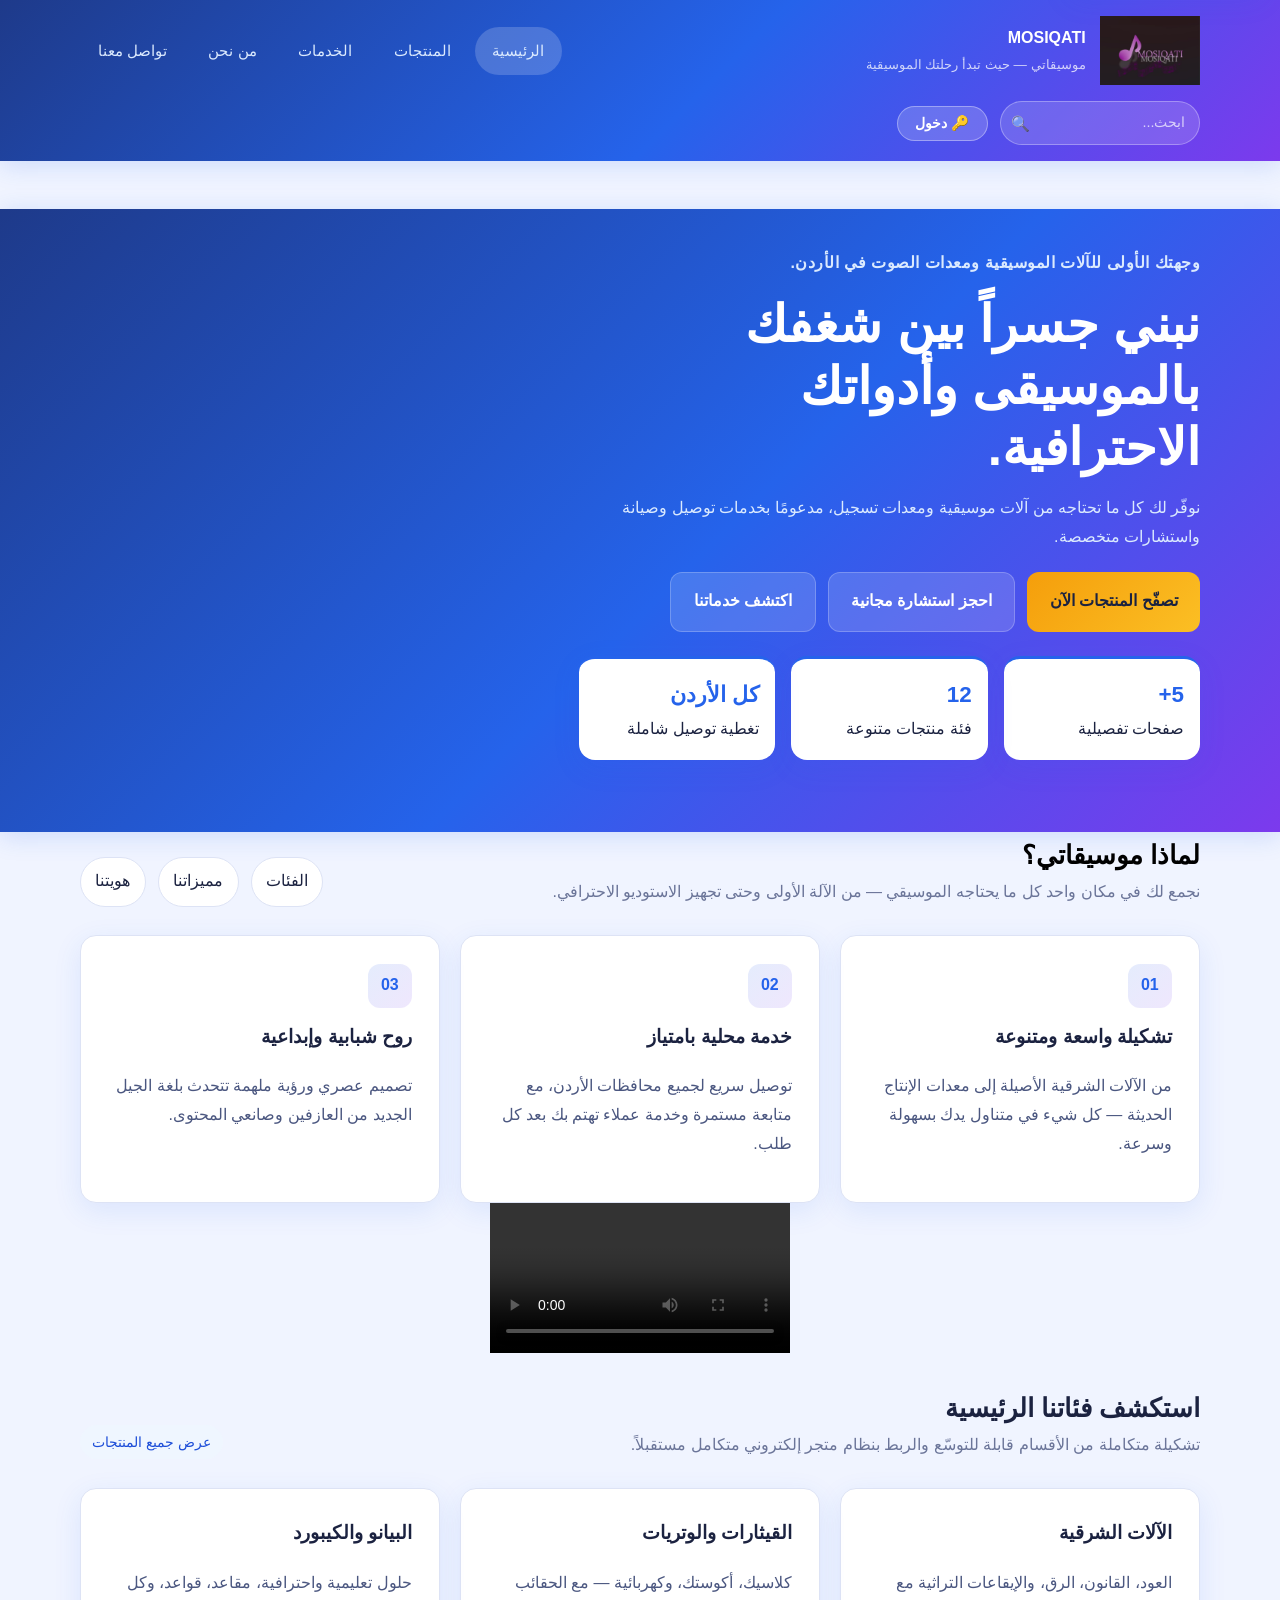
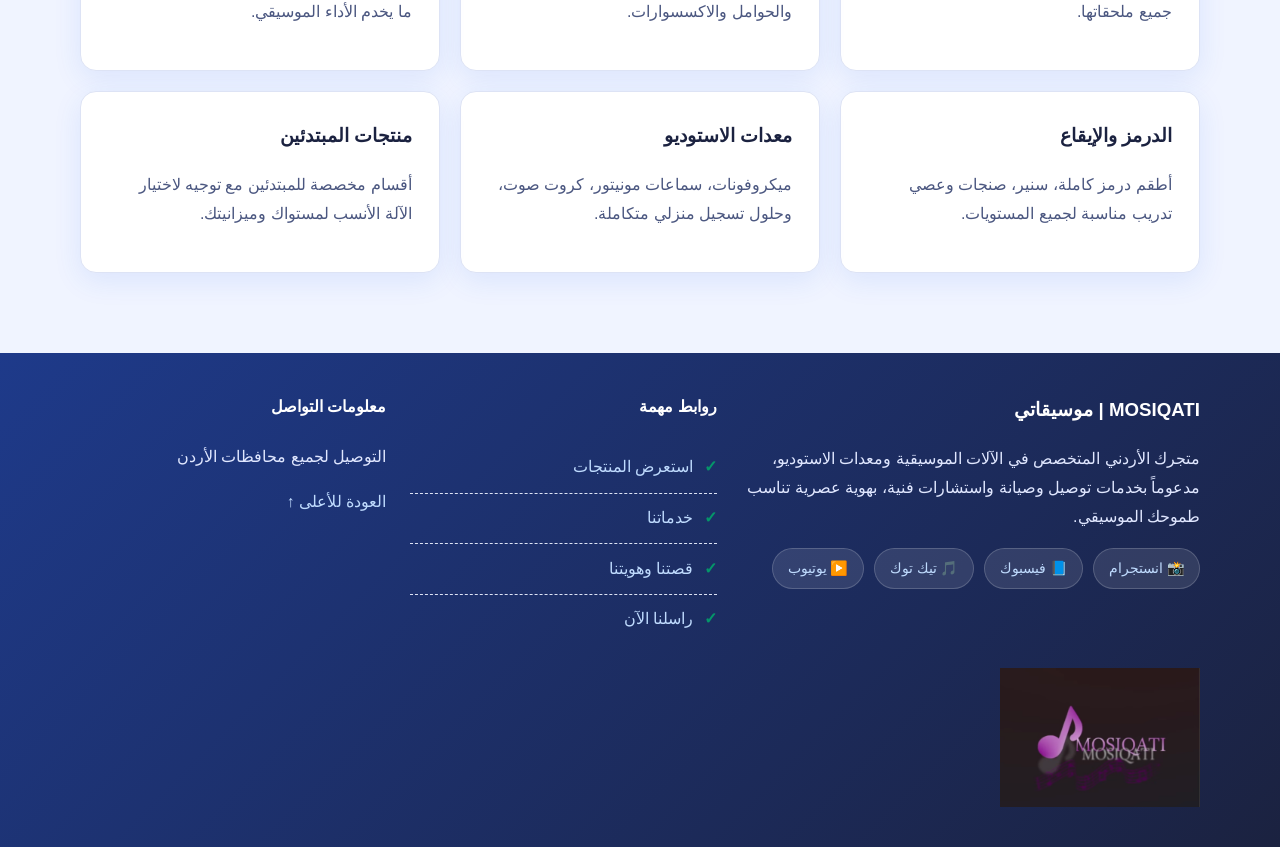
<file: index.html>
<!DOCTYPE html>
<html lang="ar" dir="rtl">
<head>
  <meta charset="UTF-8">
  <meta name="viewport" content="width=device-width, initial-scale=1.0">
  <title>الرئيسية | موسيقاتي MOSIQATI</title>
  <meta name="description" content="واجهتك الرقمية لعالم الموسيقى في الأردن — آلات، معدات، وخدمات احترافية.">
  <link rel="stylesheet" href="styles.css">
  <link rel="icon" href="Image/Screenshot 2026-02-21 2.33.18 PM - Copy.png">
</head>
<body>
  <a href="#main-content" class="skip-link">الانتقال للمحتوى الرئيسي</a>

  <!-- ══ مودال تسجيل الدخول ══ -->
  <div id="login-modal" class="modal-overlay" role="dialog" aria-modal="true" aria-label="تسجيل الدخول">
    <div class="modal-box">
      <button class="modal-close" onclick="closeLogin()" aria-label="إغلاق">✕</button>
      <h2>🔐 تسجيل الدخول</h2>
      <form id="login-form" autocomplete="on" novalidate>
        <label for="login-user">اسم المستخدم أو البريد الإلكتروني</label>
        <input id="login-user" type="text" placeholder="أدخل اسم المستخدم" autocomplete="username" required>
        <label for="login-pass">كلمة المرور</label>
        <input id="login-pass" type="password" placeholder="أدخل كلمة المرور" autocomplete="current-password" required>
        <div id="login-error" class="error-msg">يرجى إدخال اسم المستخدم وكلمة المرور.</div>
        <button class="btn btn-primary" type="submit" style="width:100%">دخول</button>
      </form>
    </div>
  </div>

  <header class="topbar">
    <div class="container navbar">
      <a class="brand" href="index.html" aria-label="العودة للصفحة الرئيسية">
        <!-- شعار SVG للحفاظ على الجودة عند التكبير والتصغير -->
          <img src="Image/Screenshot 2026-02-21 2.33.18 PM.png" alt="الشعار الرسمي لموقع موسيقاتي" width="100">
        <span>
          MOSIQATI
          <small>موسيقاتي — حيث تبدأ رحلتك الموسيقية</small>
        </span>
      </a>

      <nav aria-label="القائمة الرئيسية">
        <ul class="nav-links">
          <li><a class="active" href="index.html">الرئيسية</a></li>
          <li><a class="" href="products.html">المنتجات</a></li>
          <li><a class="" href="services.html">الخدمات</a></li>
          <li><a class="" href="about.html">من نحن</a></li>
          <li><a class="" href="contact.html">تواصل معنا</a></li>
        </ul>
      </nav>

      <div class="navbar-actions" style="display:flex;align-items:center;gap:.75rem;flex-shrink:0">
        <!-- شريط البحث -->
        <div class="search-wrap">
          <span class="search-icon" aria-hidden="true">🔍</span>
          <input id="global-search" type="search" placeholder="ابحث..." autocomplete="off" aria-label="بحث في الموقع">
          <div id="search-results" role="listbox" aria-label="نتائج البحث"></div>
        </div>
        <!-- زر تسجيل الدخول -->
        <button class="btn-login" onclick="openLogin()" aria-label="تسجيل الدخول">🔑 دخول</button>
      </div>
    </div>
  </header>

  <main id="main-content">

    <section class="topbar">
      <div class="container hero" id="top">
        <div>
          <p class="eyebrow">وجهتك الأولى للآلات الموسيقية ومعدات الصوت في الأردن.</p>
          <h1>نبني جسراً بين شغفك بالموسيقى وأدواتك الاحترافية.</h1>
          <p>
            نوفّر لك كل ما تحتاجه من آلات موسيقية ومعدات تسجيل، مدعومًا بخدمات توصيل وصيانة واستشارات متخصصة.
          </p>

          <div class="hero-actions">
            <a class="btn btn-primary" href="products.html">تصفّح المنتجات الآن</a>
            <a class="btn btn-secondary" href="contact.html">احجز استشارة مجانية</a>
            <a class="btn btn-secondary" href="services.html">اكتشف خدماتنا</a>
          </div>

          <div class="hero-stats" aria-label="أرقام تعريفية">
            <article class="stat">
              <strong>5+</strong>
              صفحات تفصيلية
            </article>
            <article class="stat">
              <strong>12</strong>
              فئة منتجات متنوعة
            </article>
            <article class="stat">
              <strong>كل الأردن</strong>
              تغطية توصيل شاملة
            </article>
          </div>
        </div>
      </div>
    </section>

    <section class="container">
      <div class="section-head">
        <div>
          <h2 style="font-family:arial; color:rgb(0, 0, 0);">لماذا موسيقاتي؟</h2>
          <p>نجمع لك في مكان واحد كل ما يحتاجه الموسيقي — من الآلة الأولى وحتى تجهيز الاستوديو الاحترافي.</p>
        </div>
        <div class="anchor-links" aria-label="روابط أقسام الصفحة">
          <a href="#collections">الفئات</a>
          <a href="#why-us">مميزاتنا</a>
          <a href="#brand">هويتنا</a>
        </div>
      </div>

      <div class="grid grid-3" id="why-us">
        <article class="card">
          <div class="icon-dot">01</div>
          <h3>تشكيلة واسعة ومتنوعة</h3>
          <p>من الآلات الشرقية الأصيلة إلى معدات الإنتاج الحديثة — كل شيء في متناول يدك بسهولة وسرعة.</p>
        </article>

        <article class="card">
          <div class="icon-dot">02</div>
          <h3>خدمة محلية بامتياز</h3>
          <p>توصيل سريع لجميع محافظات الأردن، مع متابعة مستمرة وخدمة عملاء تهتم بك بعد كل طلب.</p>
        </article>

        <article class="card">
          <div class="icon-dot">03</div>
          <h3>روح شبابية وإبداعية</h3>
          <p>تصميم عصري ورؤية ملهمة تتحدث بلغة الجيل الجديد من العازفين وصانعي المحتوى.</p>
        </article>
      </div>
    </section>

    <video style="display: block; margin: auto;" controls>
      <source src="Video/حل الرسوم الفيديوخلبءلات.mp4" width="100">
    </video>

    <section class="container" id="collections" style="margin-top:2rem">
      <div class="section-head">
        <div>
          <h2>استكشف فئاتنا الرئيسية</h2>
          <p>تشكيلة متكاملة من الأقسام قابلة للتوسّع والربط بنظام متجر إلكتروني متكامل مستقبلاً.</p>
        </div>
        <a class="pill" href="products.html">عرض جميع المنتجات</a>
      </div>

      <div class="grid grid-3">
        <article class="card">
          <h3>الآلات الشرقية</h3>
          <p>العود، القانون، الرق، والإيقاعات التراثية مع جميع ملحقاتها.</p>
        </article>
        <article class="card">
          <h3>القيثارات والوتريات</h3>
          <p>كلاسيك، أكوستك، وكهربائية — مع الحقائب والحوامل والاكسسوارات.</p>
        </article>
        <article class="card">
          <h3>البيانو والكيبورد</h3>
          <p>حلول تعليمية واحترافية، مقاعد، قواعد، وكل ما يخدم الأداء الموسيقي.</p>
        </article>
        <article class="card">
          <h3>الدرمز والإيقاع</h3>
          <p>أطقم درمز كاملة، سنير، صنجات وعصي تدريب مناسبة لجميع المستويات.</p>
        </article>
        <article class="card">
          <h3>معدات الاستوديو</h3>
          <p>ميكروفونات، سماعات مونيتور، كروت صوت، وحلول تسجيل منزلي متكاملة.</p>
        </article>
        <article class="card">
          <h3>منتجات المبتدئين</h3>
          <p>أقسام مخصصة للمبتدئين مع توجيه لاختيار الآلة الأنسب لمستواك وميزانيتك.</p>
        </article>
      </div>
    </section>

  </main>

  <footer class="footer">
    <div class="container footer-grid">
      <section>
        <h3>MOSIQATI | موسيقاتي</h3>
        <p>
          متجرك الأردني المتخصص في الآلات الموسيقية ومعدات الاستوديو،
          مدعوماً بخدمات توصيل وصيانة واستشارات فنية، بهوية عصرية تناسب طموحك الموسيقي.
        </p>
        <!-- روابط التواصل الاجتماعي -->
        <div class="social-links">
          <a class="social-link" href="https://www.instagram.com" target="_blank" rel="noopener" aria-label="انستجرام موسيقاتي">📸 انستجرام</a>
          <a class="social-link" href="https://www.facebook.com" target="_blank" rel="noopener" aria-label="فيسبوك موسيقاتي">📘 فيسبوك</a>
          <a class="social-link" href="https://www.tiktok.com" target="_blank" rel="noopener" aria-label="تيك توك موسيقاتي">🎵 تيك توك</a>
          <a class="social-link" href="https://www.youtube.com" target="_blank" rel="noopener" aria-label="يوتيوب موسيقاتي">▶️ يوتيوب</a>
        </div>
      </section>

      <section>
        <h4>روابط مهمة</h4>
        <ul class="list-check">
          <li><a href="products.html">استعرض المنتجات</a></li>
          <li><a href="services.html">خدماتنا</a></li>
          <li><a href="about.html">قصتنا وهويتنا</a></li>
          <li><a href="contact.html">راسلنا الآن</a></li>
        </ul>
      </section>

      <section>
        <h4>معلومات التواصل</h4>
        <p>التوصيل لجميع محافظات الأردن</p>
        <p><a href="#top">العودة للأعلى ↑</a></p>
      </section>
      <img src="Image/Screenshot 2026-02-21 2.33.18 PM.png" alt="شعار متجر موسيقاتي للآلات الموسيقية" width="200" loading="lazy">
    </div>
  </footer>

  <script src="enhancements.js"></script>
</body>
</html>
</file>
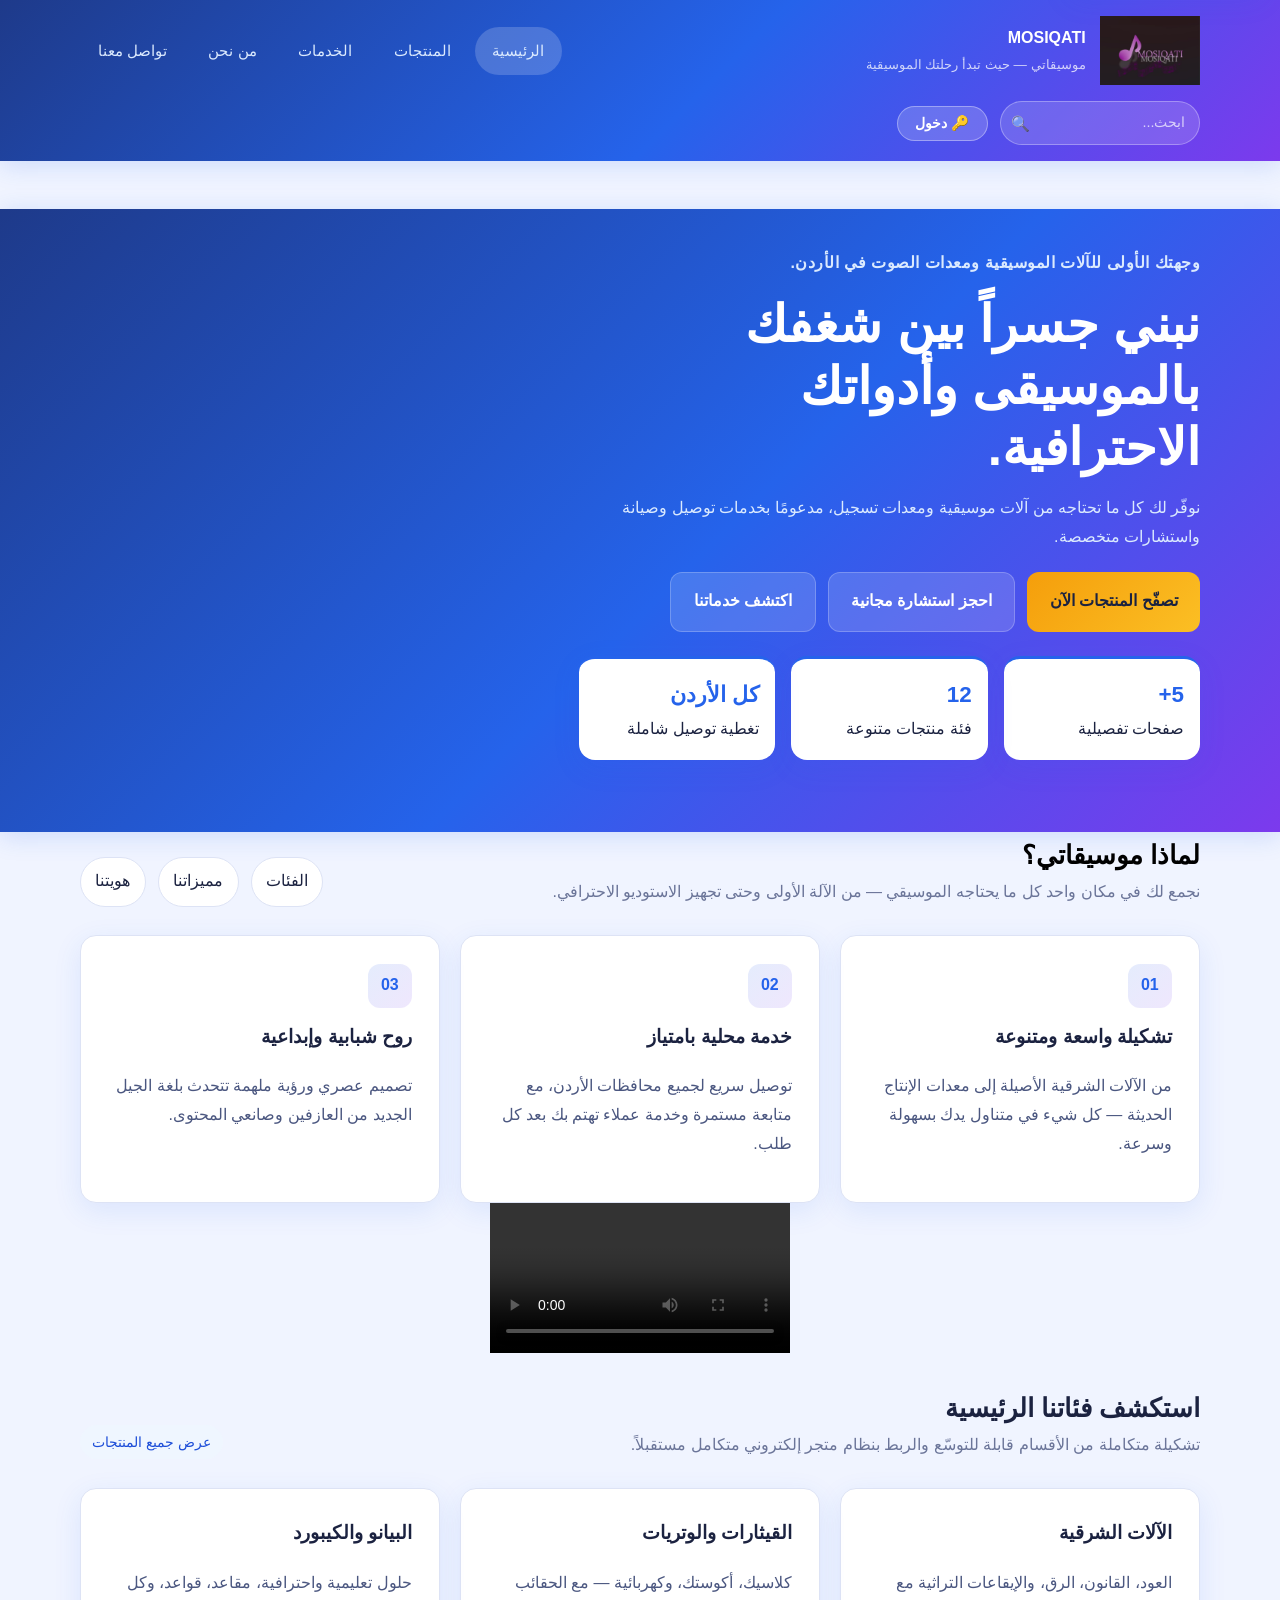
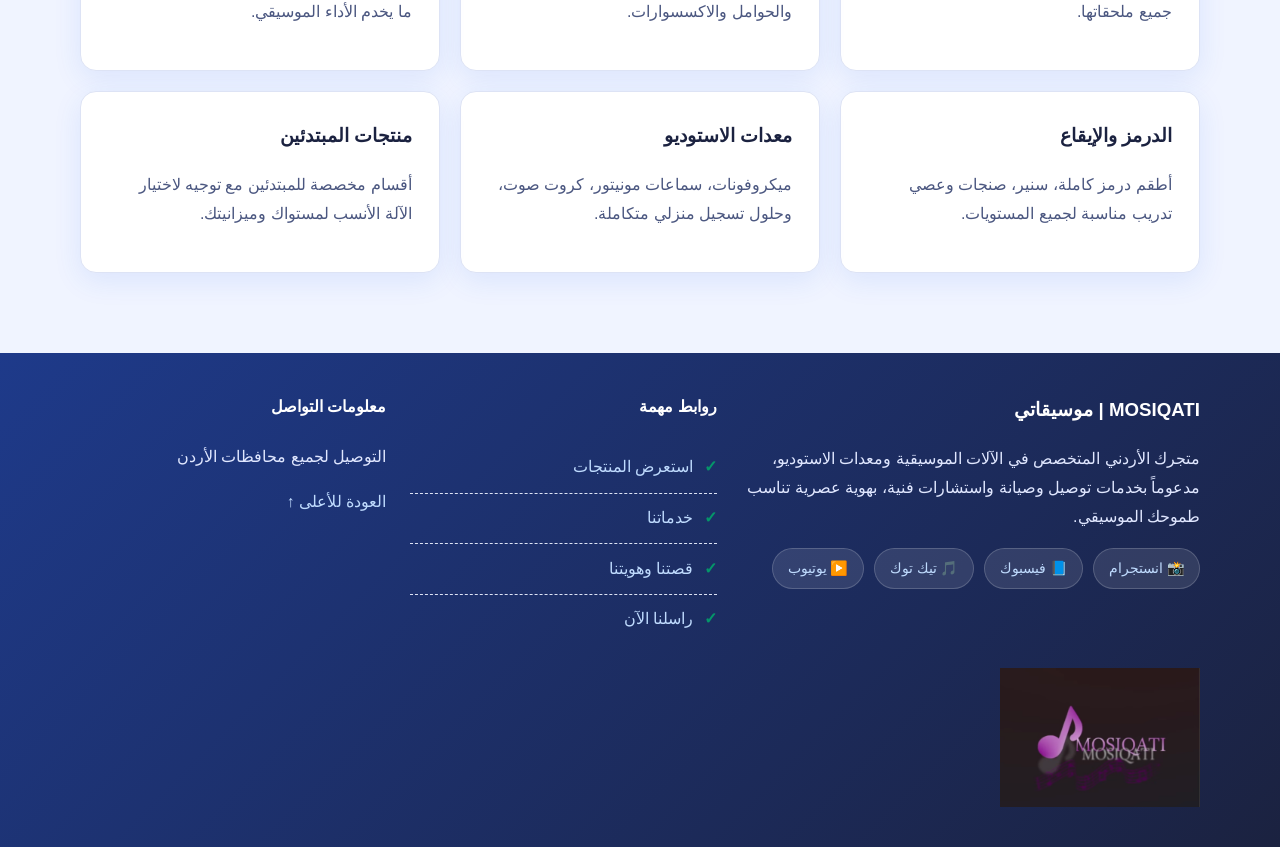
<file: Pages/index.html>
<!DOCTYPE html>
<html lang="ar" dir="rtl">
<head>
  <meta charset="UTF-8">
  <meta name="viewport" content="width=device-width, initial-scale=1.0">
  <title>الرئيسية | موسيقاتي MOSIQATI</title>
  <meta name="description" content="واجهتك الرقمية لعالم الموسيقى في الأردن — آلات، معدات، وخدمات احترافية.">
  <link rel="stylesheet" href="styles.css">
  <link rel="icon" href="../Image/Screenshot 2026-02-21 2.33.18 PM - Copy.png">
</head>
<body>
  <a href="#main-content" class="skip-link">الانتقال للمحتوى الرئيسي</a>

  <!-- ══ مودال تسجيل الدخول ══ -->
  <div id="login-modal" class="modal-overlay" role="dialog" aria-modal="true" aria-label="تسجيل الدخول">
    <div class="modal-box">
      <button class="modal-close" onclick="closeLogin()" aria-label="إغلاق">✕</button>
      <h2>🔐 تسجيل الدخول</h2>
      <form id="login-form" autocomplete="on" novalidate>
        <label for="login-user">اسم المستخدم أو البريد الإلكتروني</label>
        <input id="login-user" type="text" placeholder="أدخل اسم المستخدم" autocomplete="username" required>
        <label for="login-pass">كلمة المرور</label>
        <input id="login-pass" type="password" placeholder="أدخل كلمة المرور" autocomplete="current-password" required>
        <div id="login-error" class="error-msg">يرجى إدخال اسم المستخدم وكلمة المرور.</div>
        <button class="btn btn-primary" type="submit" style="width:100%">دخول</button>
      </form>
    </div>
  </div>

  <header class="topbar">
    <div class="container navbar">
      <a class="brand" href="index.html" aria-label="العودة للصفحة الرئيسية">
        <!-- شعار SVG للحفاظ على الجودة عند التكبير والتصغير -->
          <img src="../Image/Screenshot 2026-02-21 2.33.18 PM.png" alt="الشعار الرسمي لموقع موسيقاتي" width="100">
        <span>
          MOSIQATI
          <small>موسيقاتي — حيث تبدأ رحلتك الموسيقية</small>
        </span>
      </a>

      <nav aria-label="القائمة الرئيسية">
        <ul class="nav-links">
          <li><a class="active" href="index.html">الرئيسية</a></li>
          <li><a class="" href="products.html">المنتجات</a></li>
          <li><a class="" href="services.html">الخدمات</a></li>
          <li><a class="" href="about.html">من نحن</a></li>
          <li><a class="" href="contact.html">تواصل معنا</a></li>
        </ul>
      </nav>

      <div class="navbar-actions" style="display:flex;align-items:center;gap:.75rem;flex-shrink:0">
        <!-- شريط البحث -->
        <div class="search-wrap">
          <span class="search-icon" aria-hidden="true">🔍</span>
          <input id="global-search" type="search" placeholder="ابحث..." autocomplete="off" aria-label="بحث في الموقع">
          <div id="search-results" role="listbox" aria-label="نتائج البحث"></div>
        </div>
        <!-- زر تسجيل الدخول -->
        <button class="btn-login" onclick="openLogin()" aria-label="تسجيل الدخول">🔑 دخول</button>
      </div>
    </div>
  </header>

  <main id="main-content">

    <section class="topbar">
      <div class="container hero" id="top">
        <div>
          <p class="eyebrow">وجهتك الأولى للآلات الموسيقية ومعدات الصوت في الأردن.</p>
          <h1>نبني جسراً بين شغفك بالموسيقى وأدواتك الاحترافية.</h1>
          <p>
            نوفّر لك كل ما تحتاجه من آلات موسيقية ومعدات تسجيل، مدعومًا بخدمات توصيل وصيانة واستشارات متخصصة.
          </p>

          <div class="hero-actions">
            <a class="btn btn-primary" href="products.html">تصفّح المنتجات الآن</a>
            <a class="btn btn-secondary" href="contact.html">احجز استشارة مجانية</a>
            <a class="btn btn-secondary" href="services.html">اكتشف خدماتنا</a>
          </div>

          <div class="hero-stats" aria-label="أرقام تعريفية">
            <article class="stat">
              <strong>5+</strong>
              صفحات تفصيلية
            </article>
            <article class="stat">
              <strong>12</strong>
              فئة منتجات متنوعة
            </article>
            <article class="stat">
              <strong>كل الأردن</strong>
              تغطية توصيل شاملة
            </article>
          </div>
        </div>
      </div>
    </section>

    <section class="container">
      <div class="section-head">
        <div>
          <h2 style="font-family:arial; color:rgb(0, 0, 0);">لماذا موسيقاتي؟</h2>
          <p>نجمع لك في مكان واحد كل ما يحتاجه الموسيقي — من الآلة الأولى وحتى تجهيز الاستوديو الاحترافي.</p>
        </div>
        <div class="anchor-links" aria-label="روابط أقسام الصفحة">
          <a href="#collections">الفئات</a>
          <a href="#why-us">مميزاتنا</a>
          <a href="#brand">هويتنا</a>
        </div>
      </div>

      <div class="grid grid-3" id="why-us">
        <article class="card">
          <div class="icon-dot">01</div>
          <h3>تشكيلة واسعة ومتنوعة</h3>
          <p>من الآلات الشرقية الأصيلة إلى معدات الإنتاج الحديثة — كل شيء في متناول يدك بسهولة وسرعة.</p>
        </article>

        <article class="card">
          <div class="icon-dot">02</div>
          <h3>خدمة محلية بامتياز</h3>
          <p>توصيل سريع لجميع محافظات الأردن، مع متابعة مستمرة وخدمة عملاء تهتم بك بعد كل طلب.</p>
        </article>

        <article class="card">
          <div class="icon-dot">03</div>
          <h3>روح شبابية وإبداعية</h3>
          <p>تصميم عصري ورؤية ملهمة تتحدث بلغة الجيل الجديد من العازفين وصانعي المحتوى.</p>
        </article>
      </div>
    </section>

    <video style="display: block; margin: auto;" controls>
      <source src="../Video/حل الرسوم الفيديوخلبءلات.mp4" width="100">
    </video>

    <section class="container" id="collections" style="margin-top:2rem">
      <div class="section-head">
        <div>
          <h2>استكشف فئاتنا الرئيسية</h2>
          <p>تشكيلة متكاملة من الأقسام قابلة للتوسّع والربط بنظام متجر إلكتروني متكامل مستقبلاً.</p>
        </div>
        <a class="pill" href="products.html">عرض جميع المنتجات</a>
      </div>

      <div class="grid grid-3">
        <article class="card">
          <h3>الآلات الشرقية</h3>
          <p>العود، القانون، الرق، والإيقاعات التراثية مع جميع ملحقاتها.</p>
        </article>
        <article class="card">
          <h3>القيثارات والوتريات</h3>
          <p>كلاسيك، أكوستك، وكهربائية — مع الحقائب والحوامل والاكسسوارات.</p>
        </article>
        <article class="card">
          <h3>البيانو والكيبورد</h3>
          <p>حلول تعليمية واحترافية، مقاعد، قواعد، وكل ما يخدم الأداء الموسيقي.</p>
        </article>
        <article class="card">
          <h3>الدرمز والإيقاع</h3>
          <p>أطقم درمز كاملة، سنير، صنجات وعصي تدريب مناسبة لجميع المستويات.</p>
        </article>
        <article class="card">
          <h3>معدات الاستوديو</h3>
          <p>ميكروفونات، سماعات مونيتور، كروت صوت، وحلول تسجيل منزلي متكاملة.</p>
        </article>
        <article class="card">
          <h3>منتجات المبتدئين</h3>
          <p>أقسام مخصصة للمبتدئين مع توجيه لاختيار الآلة الأنسب لمستواك وميزانيتك.</p>
        </article>
      </div>
    </section>

  </main>

  <footer class="footer">
    <div class="container footer-grid">
      <section>
        <h3>MOSIQATI | موسيقاتي</h3>
        <p>
          متجرك الأردني المتخصص في الآلات الموسيقية ومعدات الاستوديو،
          مدعوماً بخدمات توصيل وصيانة واستشارات فنية، بهوية عصرية تناسب طموحك الموسيقي.
        </p>
        <!-- روابط التواصل الاجتماعي -->
        <div class="social-links">
          <a class="social-link" href="https://www.instagram.com" target="_blank" rel="noopener" aria-label="انستجرام موسيقاتي">📸 انستجرام</a>
          <a class="social-link" href="https://www.facebook.com" target="_blank" rel="noopener" aria-label="فيسبوك موسيقاتي">📘 فيسبوك</a>
          <a class="social-link" href="https://www.tiktok.com" target="_blank" rel="noopener" aria-label="تيك توك موسيقاتي">🎵 تيك توك</a>
          <a class="social-link" href="https://www.youtube.com" target="_blank" rel="noopener" aria-label="يوتيوب موسيقاتي">▶️ يوتيوب</a>
        </div>
      </section>

      <section>
        <h4>روابط مهمة</h4>
        <ul class="list-check">
          <li><a href="products.html">استعرض المنتجات</a></li>
          <li><a href="services.html">خدماتنا</a></li>
          <li><a href="about.html">قصتنا وهويتنا</a></li>
          <li><a href="contact.html">راسلنا الآن</a></li>
        </ul>
      </section>

      <section>
        <h4>معلومات التواصل</h4>
        <p>التوصيل لجميع محافظات الأردن</p>
        <p><a href="#top">العودة للأعلى ↑</a></p>
      </section>
      <img src="../Image/Screenshot 2026-02-21 2.33.18 PM.png" alt="شعار متجر موسيقاتي للآلات الموسيقية" width="200" loading="lazy">
    </div>
  </footer>

  <script src="enhancements.js"></script>
</body>
</html>
</file>
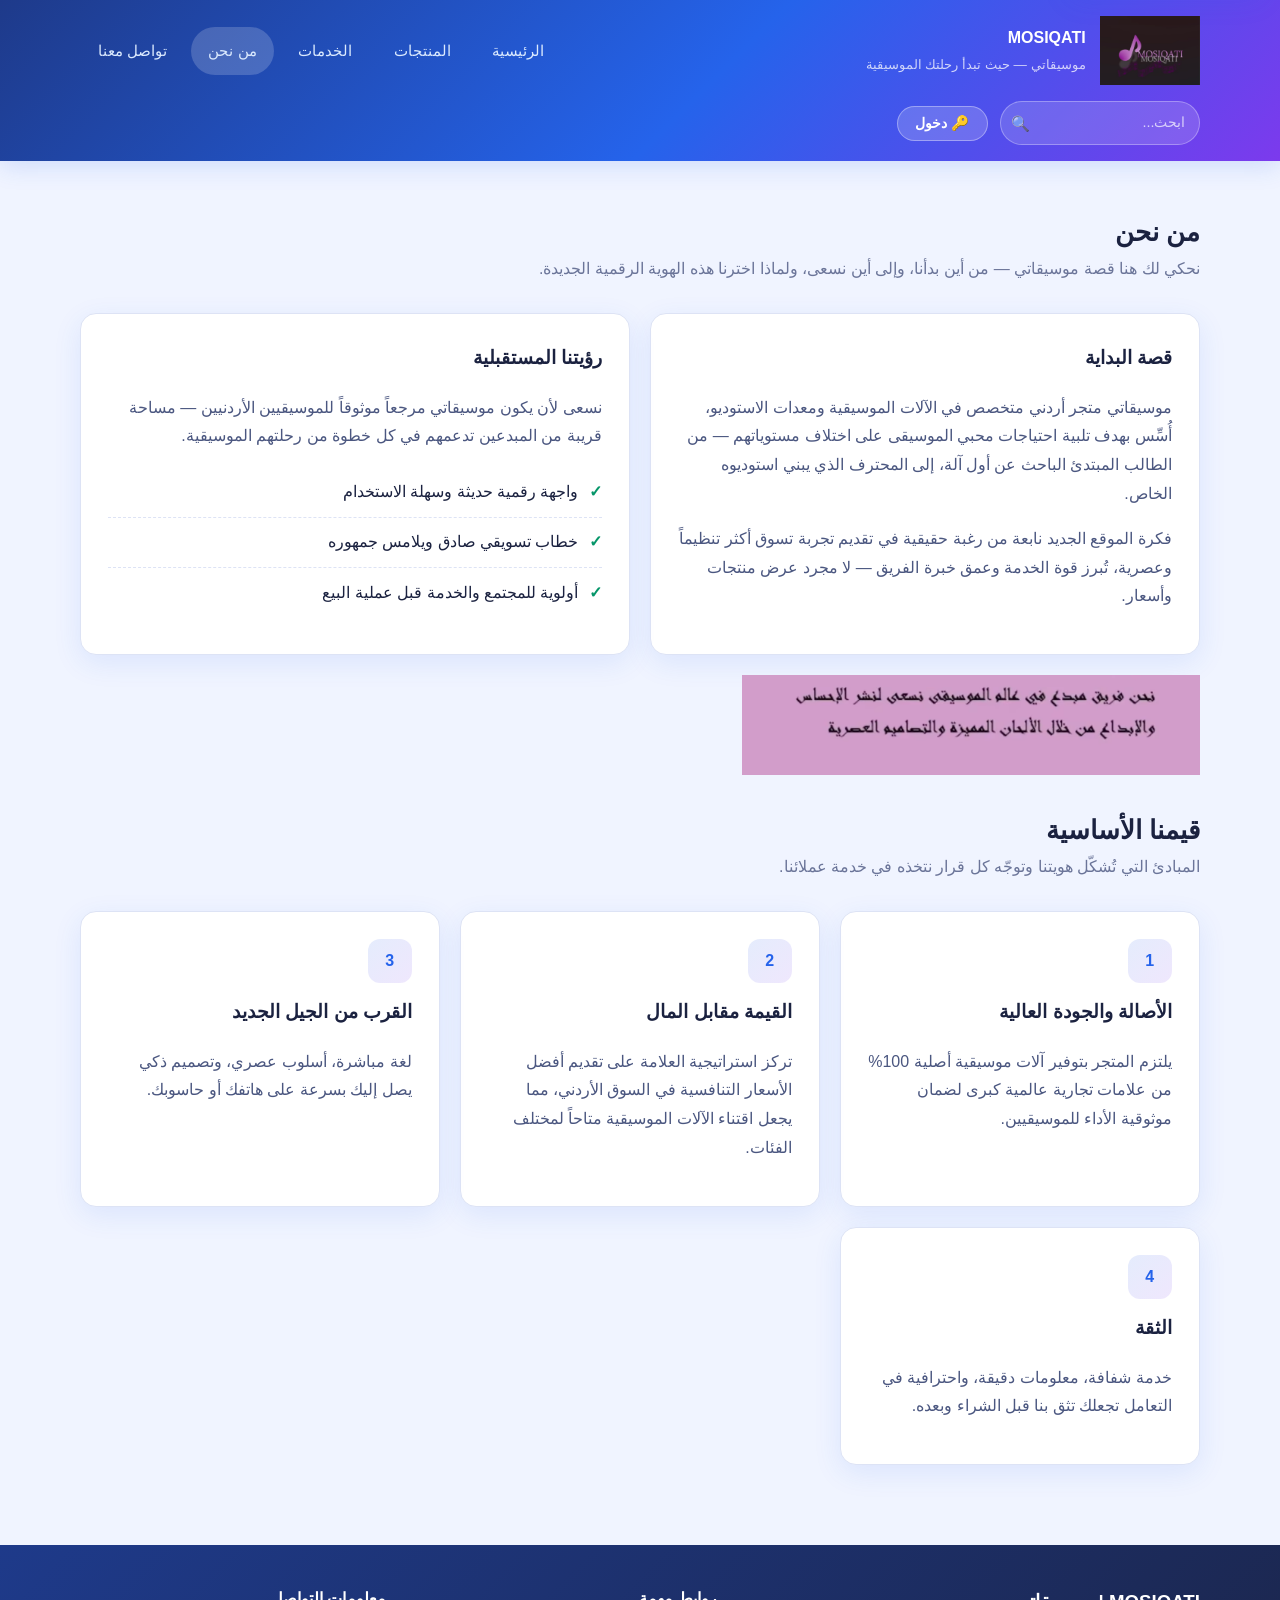
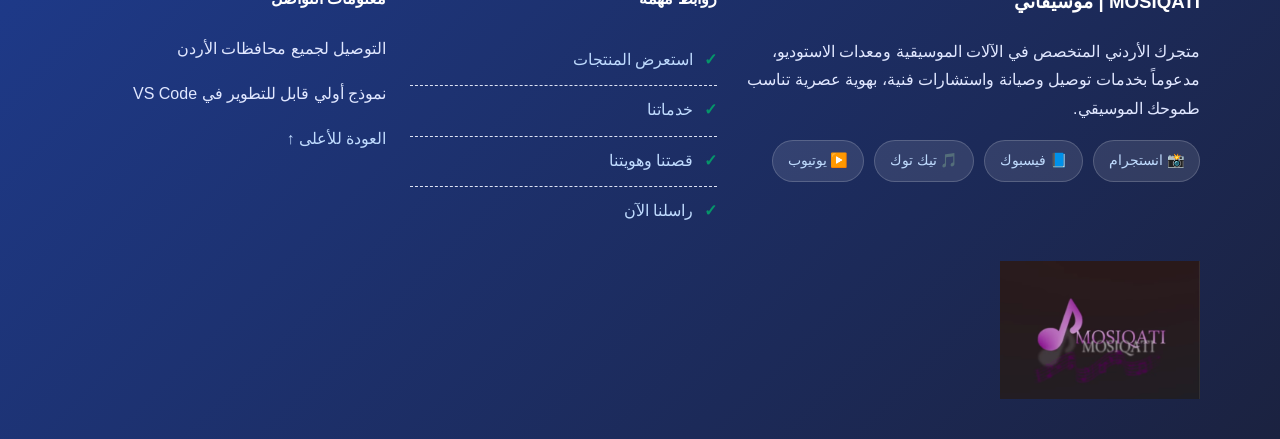
<file: about.html>
<!DOCTYPE html>
<html lang="ar" dir="rtl">
<head>
  <meta charset="UTF-8">
  <meta name="viewport" content="width=device-width, initial-scale=1.0">
  <title>من نحن | موسيقاتي MOSIQATI</title>
  <meta name="description" content="تعرف على قصة موسيقاتي ورؤيته وقيمه في خدمة عشاق الموسيقى بالأردن.">
  <link rel="stylesheet" href="styles.css">
  <link rel="icon" href="../Image/Screenshot 2026-02-21 2.33.18 PM - Copy.png">
</head>
<body>
  <a href="#main-content" class="skip-link">الانتقال للمحتوى الرئيسي</a>

  <!-- ══ مودال تسجيل الدخول ══ -->
  <div id="login-modal" class="modal-overlay" role="dialog" aria-modal="true" aria-label="تسجيل الدخول">
    <div class="modal-box">
      <button class="modal-close" onclick="closeLogin()" aria-label="إغلاق">✕</button>
      <h2>🔐 تسجيل الدخول</h2>
      <form id="login-form" autocomplete="on" novalidate>
        <label for="login-user">اسم المستخدم أو البريد الإلكتروني</label>
        <input id="login-user" type="text" placeholder="أدخل اسم المستخدم" autocomplete="username" required>
        <label for="login-pass">كلمة المرور</label>
        <input id="login-pass" type="password" placeholder="أدخل كلمة المرور" autocomplete="current-password" required>
        <div id="login-error" class="error-msg">يرجى إدخال اسم المستخدم وكلمة المرور.</div>
        <button class="btn btn-primary" type="submit" style="width:100%">دخول</button>
      </form>
    </div>
  </div>

  <header class="topbar">
    <div class="container navbar">
      <a class="brand" href="index.html" aria-label="العودة للصفحة الرئيسية">
          <img src="../Image/Screenshot 2026-02-21 2.33.18 PM.png" alt="هنا كانت صوره الشعار الخاص بالموقع" width=" 100" >
        <span>
          MOSIQATI
          <small>موسيقاتي — حيث تبدأ رحلتك الموسيقية</small>
        </span>
      </a>

      <nav aria-label="القائمة الرئيسية">
        <ul class="nav-links">
          <li><a class="" href="index.html">الرئيسية</a></li>
          <li><a class="" href="products.html">المنتجات</a></li>
          <li><a class="" href="services.html">الخدمات</a></li>
          <li><a class="active" href="about.html">من نحن</a></li>
          <li><a class="" href="contact.html">تواصل معنا</a></li>
        </ul>
      </nav>

      <div class="navbar-actions" style="display:flex;align-items:center;gap:.75rem;flex-shrink:0">
        <div class="search-wrap">
          <span class="search-icon" aria-hidden="true">🔍</span>
          <input id="global-search" type="search" placeholder="ابحث..." autocomplete="off" aria-label="بحث في الموقع">
          <div id="search-results" role="listbox" aria-label="نتائج البحث"></div>
        </div>
        <button class="btn-login" onclick="openLogin()" aria-label="تسجيل الدخول">🔑 دخول</button>
      </div>
    </div>
  </header>

  <main id="main-content">

    <section class="container">
      <div class="section-head" id="top">
        <div>
          <h2>من نحن</h2>
          <p>
            نحكي لك هنا قصة موسيقاتي — من أين بدأنا، وإلى أين نسعى، ولماذا اخترنا هذه الهوية الرقمية الجديدة.
          </p>
        </div>
      </div>

      <div class="grid grid-2">
        <article class="card">
          <h3>قصة البداية</h3>
          <p>
            موسيقاتي متجر أردني متخصص في الآلات الموسيقية ومعدات الاستوديو، أُسِّس بهدف تلبية احتياجات
            محبي الموسيقى على اختلاف مستوياتهم — من الطالب المبتدئ الباحث عن أول آلة، إلى المحترف الذي يبني استوديوه الخاص.
          </p>
          <p>
            فكرة الموقع الجديد نابعة من رغبة حقيقية في تقديم تجربة تسوق أكثر تنظيماً وعصرية،
            تُبرز قوة الخدمة وعمق خبرة الفريق — لا مجرد عرض منتجات وأسعار.
          </p>
        </article>

        <article class="card">
          <h3>رؤيتنا المستقبلية</h3>
          <p>
            نسعى لأن يكون موسيقاتي مرجعاً موثوقاً للموسيقيين الأردنيين — مساحة قريبة من المبدعين
            تدعمهم في كل خطوة من رحلتهم الموسيقية.
          </p>
          <ul class="list-check">
            <li>واجهة رقمية حديثة وسهلة الاستخدام</li>
            <li>خطاب تسويقي صادق ويلامس جمهوره</li>
            <li>أولوية للمجتمع والخدمة قبل عملية البيع</li>
          </ul>
        </article>

        <img src="../Image/Screenshot 2026-02-21 2.39.41 PM.png"
             alt="صورة توضح فريق عمل موسيقاتي وهويتهم"
             height="100" loading="lazy">
      </div>

      <div class="section-head" style="margin-top:2rem">
        <div>
          <h2>قيمنا الأساسية</h2>
          <p>المبادئ التي تُشكّل هويتنا وتوجّه كل قرار نتخذه في خدمة عملائنا.</p>
        </div>
      </div>

      <div class="grid grid-3">
        <article class="card">
          <div class="icon-dot">1</div>
          <h3>الأصالة والجودة العالية</h3>
          <p>يلتزم المتجر بتوفير آلات موسيقية أصلية 100% من علامات تجارية عالمية كبرى لضمان موثوقية الأداء للموسيقيين.</p>
        </article>
        <article class="card">
          <div class="icon-dot">2</div>
          <h3>القيمة مقابل المال</h3>
          <p>تركز استراتيجية العلامة على تقديم أفضل الأسعار التنافسية في السوق الأردني، مما يجعل اقتناء الآلات الموسيقية متاحاً لمختلف الفئات.</p>
        </article>

        <article class="card">
          <div class="icon-dot">3</div>
          <h3>القرب من الجيل الجديد</h3>
          <p>لغة مباشرة، أسلوب عصري، وتصميم ذكي يصل إليك بسرعة على هاتفك أو حاسوبك.</p>
        </article>
        <article class="card">
          <div class="icon-dot">4</div>
          <h3>الثقة</h3>
          <p>خدمة شفافة، معلومات دقيقة، واحترافية في التعامل تجعلك تثق بنا قبل الشراء وبعده.</p>
        </article>
      </div>

    </section>

  </main>

  <footer class="footer">
    <div class="container footer-grid">
      <section>
        <h3>MOSIQATI | موسيقاتي</h3>
        <p>
          متجرك الأردني المتخصص في الآلات الموسيقية ومعدات الاستوديو،
          مدعوماً بخدمات توصيل وصيانة واستشارات فنية، بهوية عصرية تناسب طموحك الموسيقي.
        </p>
        <div class="social-links">
          <a class="social-link" href="https://www.instagram.com" target="_blank" rel="noopener" aria-label="انستجرام موسيقاتي">📸 انستجرام</a>
          <a class="social-link" href="https://www.facebook.com" target="_blank" rel="noopener" aria-label="فيسبوك موسيقاتي">📘 فيسبوك</a>
          <a class="social-link" href="https://www.tiktok.com" target="_blank" rel="noopener" aria-label="تيك توك موسيقاتي">🎵 تيك توك</a>
          <a class="social-link" href="https://www.youtube.com" target="_blank" rel="noopener" aria-label="يوتيوب موسيقاتي">▶️ يوتيوب</a>
        </div>
      </section>

      <section>
        <h4>روابط مهمة</h4>
        <ul class="list-check">
          <li><a href="products.html">استعرض المنتجات</a></li>
          <li><a href="services.html">خدماتنا</a></li>
          <li><a href="about.html">قصتنا وهويتنا</a></li>
          <li><a href="contact.html">راسلنا الآن</a></li>
        </ul>
      </section>

      <section>
        <h4>معلومات التواصل</h4>
        <p>التوصيل لجميع محافظات الأردن</p>
        <p>نموذج أولي قابل للتطوير في VS Code</p>
        <p><a href="#top">العودة للأعلى ↑</a></p>
      </section>
      <img src="../Image/Screenshot 2026-02-21 2.33.18 PM.png" alt="شعار متجر موسيقاتي للآلات الموسيقية" width="200" loading="lazy">
    </div>
  </footer>

  <script src="enhancements.js"></script>
</body>
</html>
</file>
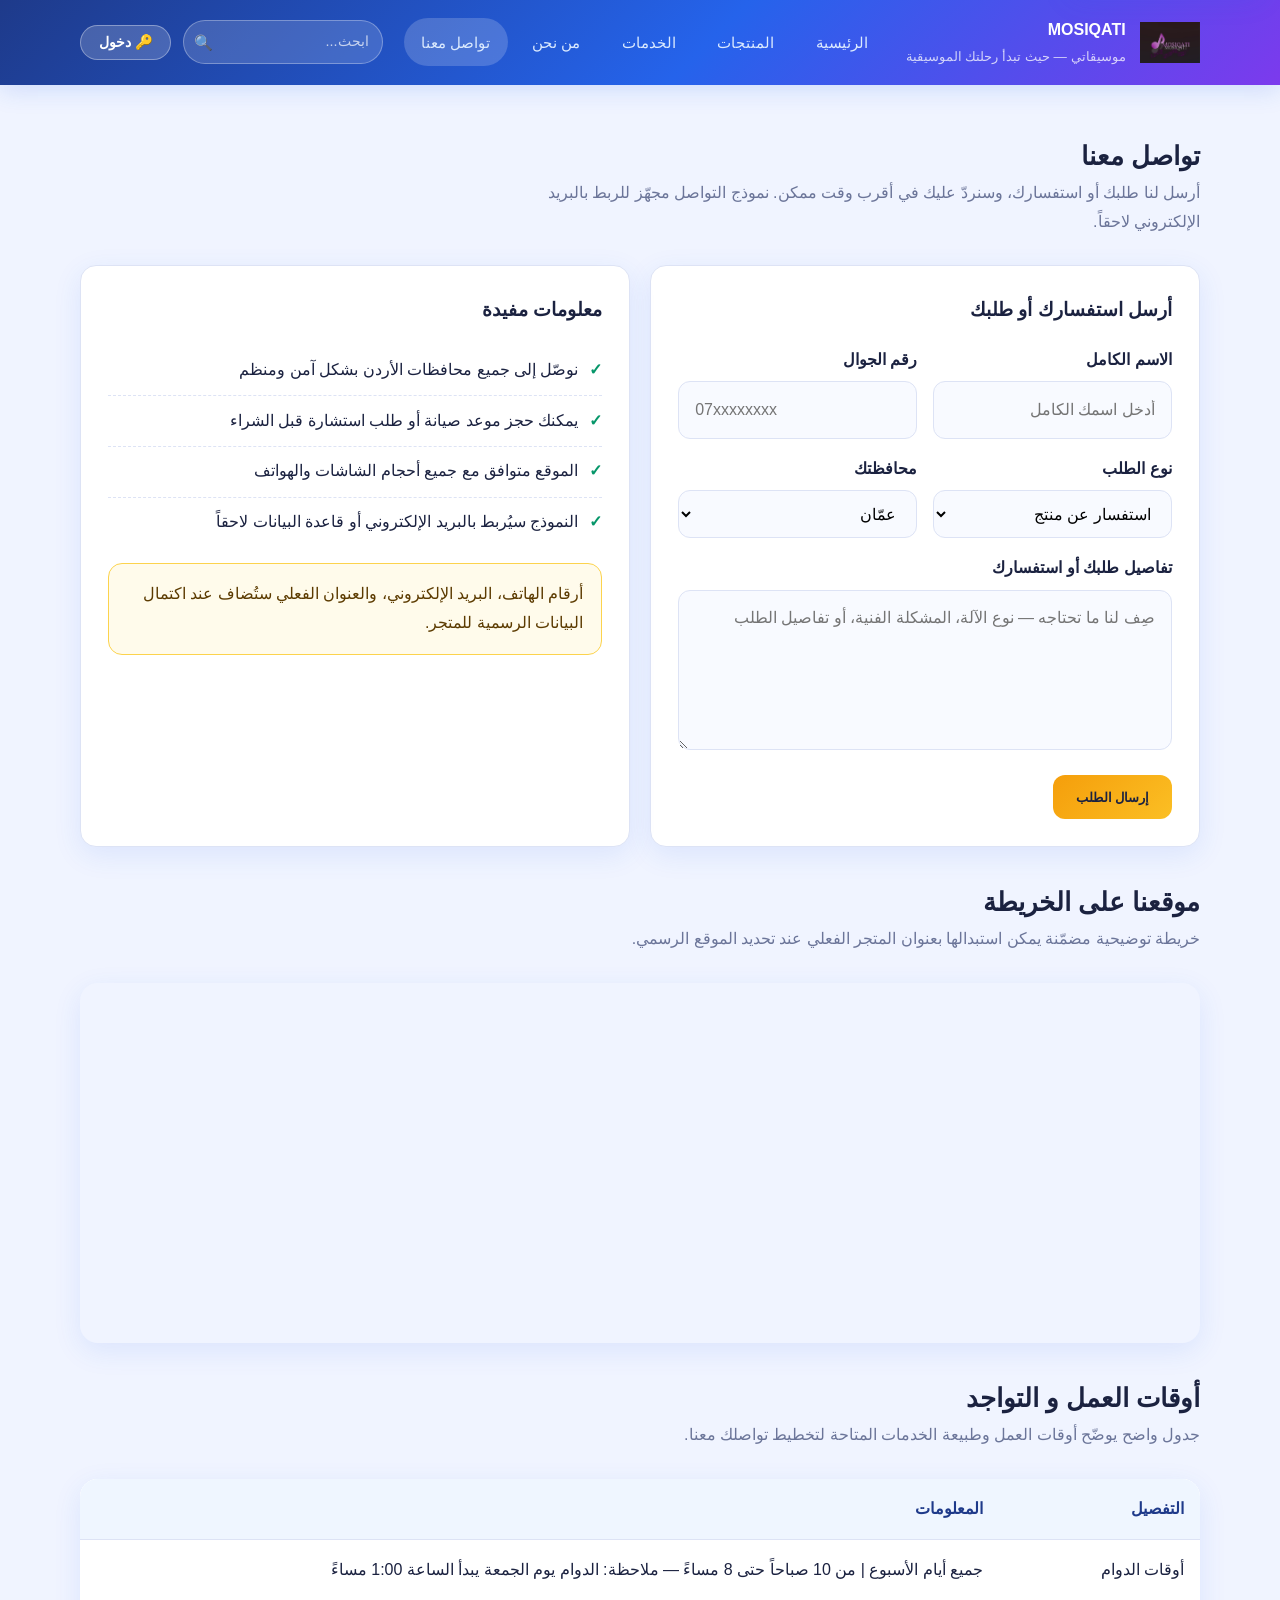
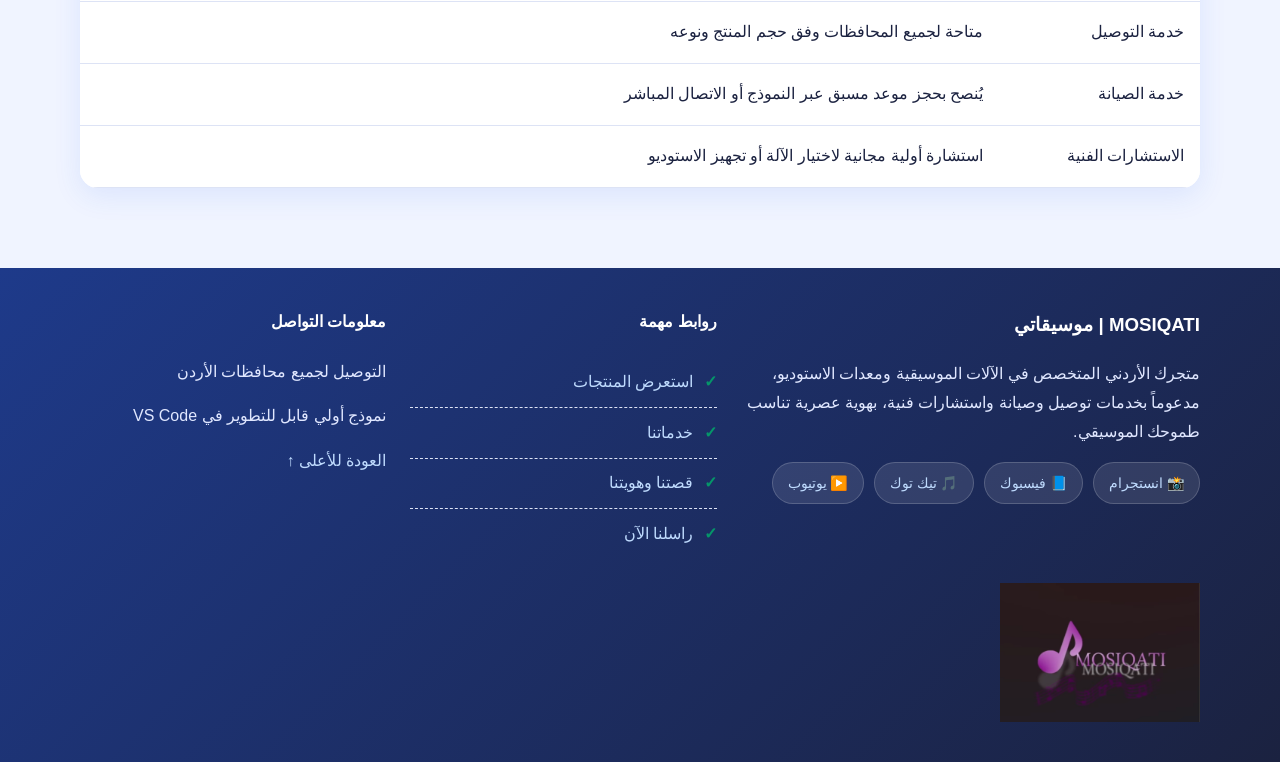
<file: contact.html>
<!DOCTYPE html>
<html lang="ar" dir="rtl">
<head>
  <meta charset="UTF-8">
  <meta name="viewport" content="width=device-width, initial-scale=1.0">
  <title>تواصل معنا | موسيقاتي MOSIQATI</title>
  <meta name="description" content="راسلنا في موسيقاتي — نموذج تواصل، ساعات العمل، وخريطة الموقع.">
  <link rel="stylesheet" href="styles.css">
  <link rel="icon" href="../Image/Screenshot 2026-02-21 2.33.18 PM - Copy.png">
</head>
<body>
  <a href="#main-content" class="skip-link">الانتقال للمحتوى الرئيسي</a>

  <!-- ══ مودال تسجيل الدخول ══ -->
  <div id="login-modal" class="modal-overlay" role="dialog" aria-modal="true" aria-label="تسجيل الدخول">
    <div class="modal-box">
      <button class="modal-close" onclick="closeLogin()" aria-label="إغلاق">✕</button>
      <h2>🔐 تسجيل الدخول</h2>
      <form id="login-form" autocomplete="on" novalidate>
        <label for="login-user">اسم المستخدم أو البريد الإلكتروني</label>
        <input id="login-user" type="text" placeholder="أدخل اسم المستخدم" autocomplete="username" required>
        <label for="login-pass">كلمة المرور</label>
        <input id="login-pass" type="password" placeholder="أدخل كلمة المرور" autocomplete="current-password" required>
        <div id="login-error" class="error-msg">يرجى إدخال اسم المستخدم وكلمة المرور.</div>
        <button class="btn btn-primary" type="submit" style="width:100%">دخول</button>
      </form>
    </div>
  </div>

  <header class="topbar">
    <div class="container navbar">
      <a class="brand" href="index.html" aria-label="العودة للصفحة الرئيسية">
           <img src="../Image/Screenshot 2026-02-21 2.33.18 PM.png" alt="هنا كانت صوره الشعار الخاص بالموقع" width=" 60" >

        <span>
          MOSIQATI
          <small>موسيقاتي — حيث تبدأ رحلتك الموسيقية</small>
        </span>
      </a>

      <nav aria-label="القائمة الرئيسية">
        <ul class="nav-links">
          <li><a class="" href="index.html">الرئيسية</a></li>
          <li><a class="" href="products.html">المنتجات</a></li>
          <li><a class="" href="services.html">الخدمات</a></li>
          <li><a class="" href="about.html">من نحن</a></li>
          <li><a class="active" href="contact.html">تواصل معنا</a></li>
        </ul>
      </nav>

      <div class="navbar-actions" style="display:flex;align-items:center;gap:.75rem;flex-shrink:0">
        <div class="search-wrap">
          <span class="search-icon" aria-hidden="true">🔍</span>
          <input id="global-search" type="search" placeholder="ابحث..." autocomplete="off" aria-label="بحث في الموقع">
          <div id="search-results" role="listbox" aria-label="نتائج البحث"></div>
        </div>
        <button class="btn-login" onclick="openLogin()" aria-label="تسجيل الدخول">🔑 دخول</button>
      </div>
    </div>
  </header>

  <main id="main-content">

    <section class="container">
      <div class="section-head" id="top">
        <div>
          <h2>تواصل معنا</h2>
          <p>
            أرسل لنا طلبك أو استفسارك، وسنردّ عليك في أقرب وقت ممكن. نموذج التواصل مجهّز للربط بالبريد الإلكتروني لاحقاً.
          </p>
        </div>
      </div>

      <div class="grid grid-2">
        <section class="card">
          <h3>أرسل استفسارك أو طلبك</h3>

          <!-- نموذج التواصل مع Autofill وتحقق فوري -->
          <form data-contact autocomplete="on" novalidate>
            <div class="form-grid">
              <div>
                <label for="name">الاسم الكامل</label>
                <input id="name" name="name" type="text" placeholder="أدخل اسمك الكامل"
                       autocomplete="name" required>
              </div>

              <div>
                <label for="phone">رقم الجوال</label>
                <input id="phone" name="phone" type="tel" placeholder="07xxxxxxxx"
                       autocomplete="tel" pattern="07[0-9]{8}" required>
              </div>

              <div>
                <label for="service">نوع الطلب</label>
                <select id="service" name="service">
                  <option>استفسار عن منتج</option>
                  <option>طلب صيانة</option>
                  <option>استشارة فنية</option>
                  <option>طلب توصيل</option>
                </select>
              </div>

              <div>
                <label for="city">محافظتك</label>
                <select id="city" name="city" autocomplete="address-level2">
                  <option>عمّان</option>
                  <option>إربد</option>
                  <option>الزرقاء</option>
                  <option>العقبة</option>
                  <option>البلقاء</option>
                  <option>مأدبا</option>
                  <option>جرش</option>
                  <option>عجلون</option>
                  <option>الكرك</option>
                  <option>الطفيلة</option>
                  <option>معان</option>
                  <option>المفرق</option>
                 <option>البويضة</option>
                </select>
              </div>

              <div class="full">
                <label for="message">تفاصيل طلبك أو استفسارك</label>
                <textarea id="message" name="message"
                          placeholder="صِف لنا ما تحتاجه — نوع الآلة، المشكلة الفنية، أو تفاصيل الطلب"
                          required></textarea>
              </div>

              <div class="full">
                <button class="btn btn-primary" type="submit">إرسال الطلب</button>
              </div>
            </div>
          </form>

          <!-- رسالة النجاح بعد الإرسال -->
          <div id="success-msg">
            <div class="success-icon">✅</div>
            <h3>تم إرسال طلبك بنجاح!</h3>
            <p>شكراً لتواصلك مع موسيقاتي، سنردّ عليك في أقرب وقت ممكن.</p>
          </div>
        </section>

        <section class="card">
          <h3>معلومات مفيدة</h3>
          <ul class="list-check">
            <li>نوصّل إلى جميع محافظات الأردن بشكل آمن ومنظم</li>
            <li>يمكنك حجز موعد صيانة أو طلب استشارة قبل الشراء</li>
            <li>الموقع متوافق مع جميع أحجام الشاشات والهواتف</li>
            <li>النموذج سيُربط بالبريد الإلكتروني أو قاعدة البيانات لاحقاً</li>
          </ul>

          <div class="notice">
            أرقام الهاتف، البريد الإلكتروني، والعنوان الفعلي ستُضاف عند اكتمال البيانات الرسمية للمتجر.
          </div>
        </section>
      </div>

      <div class="section-head" style="margin-top:2rem">
        <div>
          <h2>موقعنا على الخريطة</h2>
          <p>خريطة توضيحية مضمّنة يمكن استبدالها بعنوان المتجر الفعلي عند تحديد الموقع الرسمي.</p>
        </div>
      </div>

      <iframe
        class="map-frame"
        title="خريطة موقع متجر موسيقاتي في الأردن"
        src="https://www.google.com/maps?q=Amman%20Jordan&output=embed"
        loading="lazy"
        referrerpolicy="no-referrer-when-downgrade">
      </iframe>

      <div class="section-head" style="margin-top:2rem">
        <div>
          <h2>أوقات العمل و التواجد</h2>
          <p>جدول واضح يوضّح أوقات العمل وطبيعة الخدمات المتاحة لتخطيط تواصلك معنا.</p>
        </div>
      </div>

      <div class="table-wrap">
        <table>
          <thead>
            <tr>
              <th>التفصيل</th>
              <th>المعلومات</th>
            </tr>
          </thead>
          <tbody>
            <tr>
              <td>أوقات الدوام</td>
              <td>جميع أيام الأسبوع | من 10 صباحاً حتى 8 مساءً — ملاحظة: الدوام يوم الجمعة يبدأ الساعة 1:00 مساءً</td>
            </tr>
            <tr>
              <td>خدمة التوصيل</td>
              <td>متاحة لجميع المحافظات وفق حجم المنتج ونوعه</td>
            </tr>
            <tr>
              <td>خدمة الصيانة</td>
              <td>يُنصح بحجز موعد مسبق عبر النموذج أو الاتصال المباشر</td>
            </tr>
            <tr>
              <td>الاستشارات الفنية</td>
              <td>استشارة أولية مجانية لاختيار الآلة أو تجهيز الاستوديو</td>
            </tr>
          </tbody>
        </table>
      </div>
    </section>

  </main>

  <footer class="footer">
    <div class="container footer-grid">
      <section>
        <h3>MOSIQATI | موسيقاتي</h3>
        <p>
          متجرك الأردني المتخصص في الآلات الموسيقية ومعدات الاستوديو،
          مدعوماً بخدمات توصيل وصيانة واستشارات فنية، بهوية عصرية تناسب طموحك الموسيقي.
        </p>
        <div class="social-links">
          <a class="social-link" href="https://www.instagram.com" target="_blank" rel="noopener" aria-label="انستجرام موسيقاتي">📸 انستجرام</a>
          <a class="social-link" href="https://www.facebook.com" target="_blank" rel="noopener" aria-label="فيسبوك موسيقاتي">📘 فيسبوك</a>
          <a class="social-link" href="https://www.tiktok.com" target="_blank" rel="noopener" aria-label="تيك توك موسيقاتي">🎵 تيك توك</a>
          <a class="social-link" href="https://www.youtube.com" target="_blank" rel="noopener" aria-label="يوتيوب موسيقاتي">▶️ يوتيوب</a>
        </div>
      </section>

      <section>
        <h4>روابط مهمة</h4>
        <ul class="list-check">
          <li><a href="products.html">استعرض المنتجات</a></li>
          <li><a href="services.html">خدماتنا</a></li>
          <li><a href="about.html">قصتنا وهويتنا</a></li>
          <li><a href="contact.html">راسلنا الآن</a></li>
        </ul>
      </section>

      <section>
        <h4>معلومات التواصل</h4>
        <p>التوصيل لجميع محافظات الأردن</p>
        <p>نموذج أولي قابل للتطوير في VS Code</p>
        <p><a href="#top">العودة للأعلى ↑</a></p>
      </section>
      <img src="../Image/Screenshot 2026-02-21 2.33.18 PM.png" alt="شعار متجر موسيقاتي للآلات الموسيقية" width="200" loading="lazy">
    </div>
  </footer>

  <script src="enhancements.js"></script>
</body>
</html>
</file>
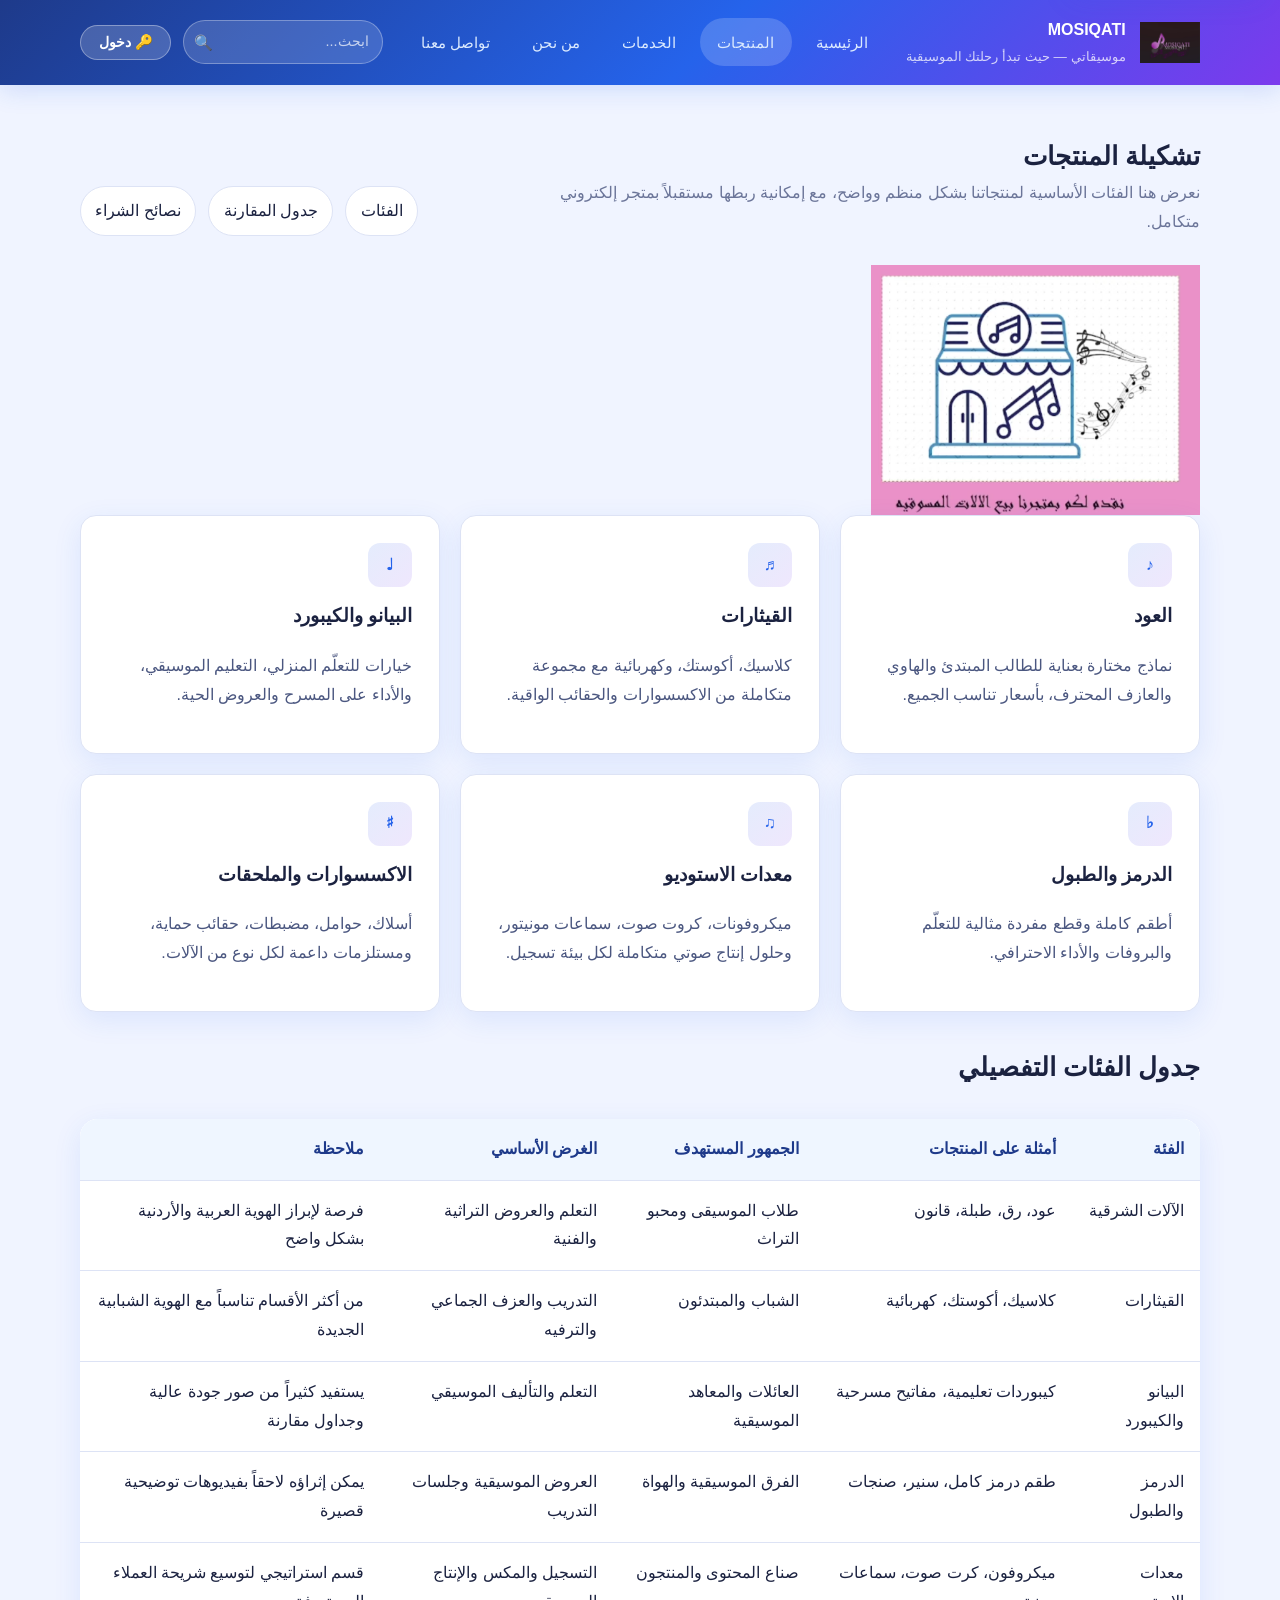
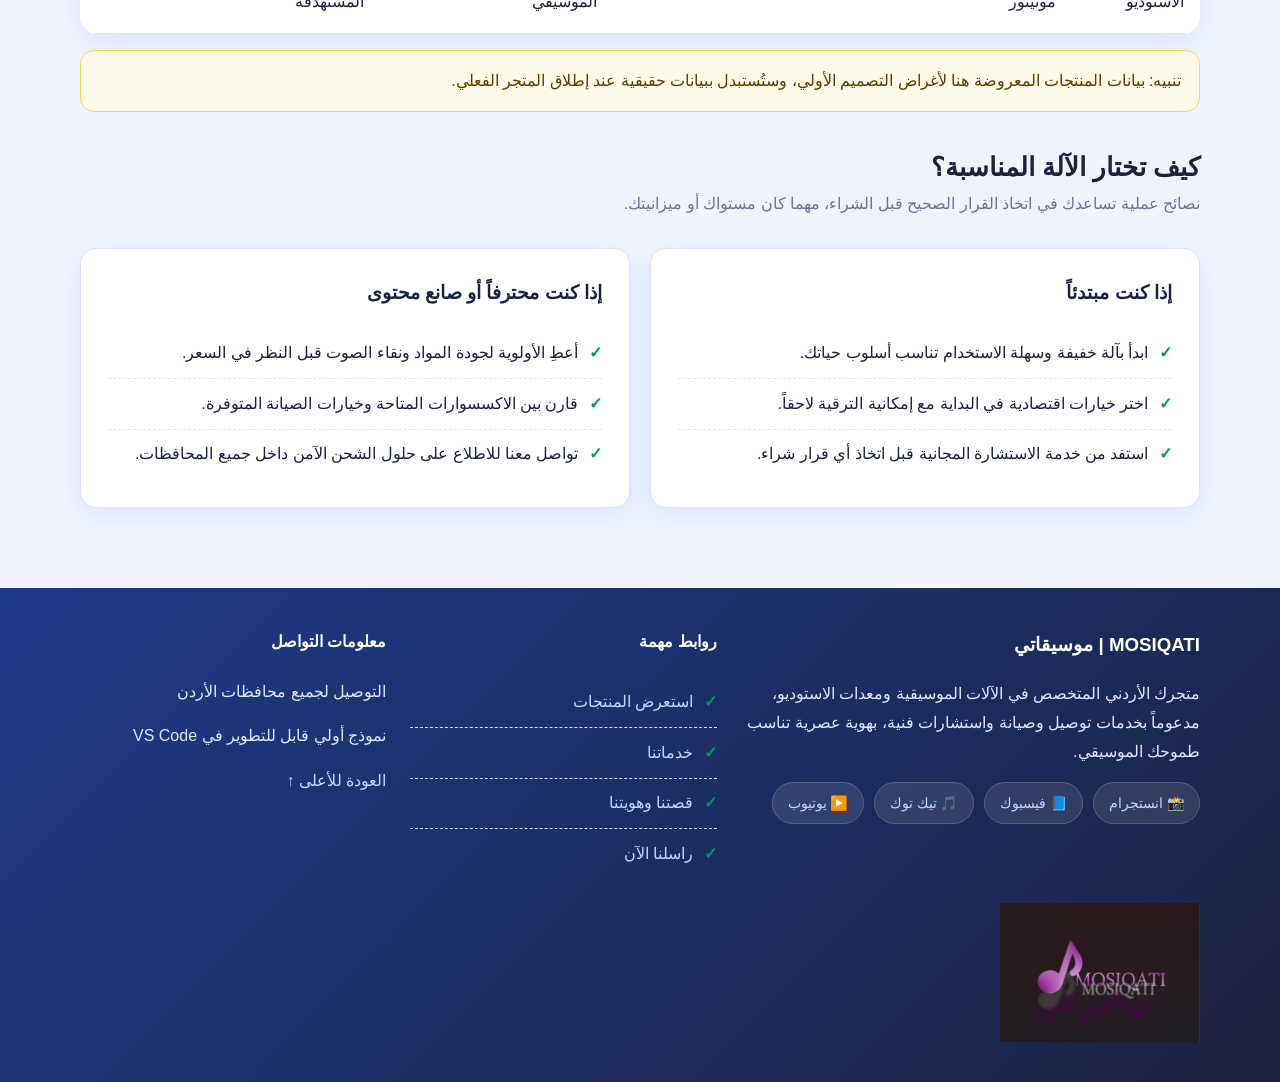
<file: products.html>
<!DOCTYPE html>
<html lang="ar" dir="rtl">
<head>
  <meta charset="UTF-8">
  <meta name="viewport" content="width=device-width, initial-scale=1.0">
  <title>المنتجات | موسيقاتي MOSIQATI</title>
  <meta name="description" content="تشكيلة متكاملة من الآلات الموسيقية ومعدات الاستوديو في متجر موسيقاتي.">
  <meta name="keywords" content="عود، قيثارة، بيانو، كيبورد، درمز، استوديو، آلات موسيقية، اكسسوارات">
  <link rel="stylesheet" href="styles.css">
  <link rel="icon" href="../Image/Screenshot 2026-02-21 2.33.18 PM - Copy.png">
</head>
<body>
  <a href="#main-content" class="skip-link">الانتقال للمحتوى الرئيسي</a>

  <!-- ══ مودال تسجيل الدخول ══ -->
  <div id="login-modal" class="modal-overlay" role="dialog" aria-modal="true" aria-label="تسجيل الدخول">
    <div class="modal-box">
      <button class="modal-close" onclick="closeLogin()" aria-label="إغلاق">✕</button>
      <h2>🔐 تسجيل الدخول</h2>
      <form id="login-form" autocomplete="on" novalidate>
        <label for="login-user">اسم المستخدم أو البريد الإلكتروني</label>
        <input id="login-user" type="text" placeholder="أدخل اسم المستخدم" autocomplete="username" required>
        <label for="login-pass">كلمة المرور</label>
        <input id="login-pass" type="password" placeholder="أدخل كلمة المرور" autocomplete="current-password" required>
        <div id="login-error" class="error-msg">يرجى إدخال اسم المستخدم وكلمة المرور.</div>
        <button class="btn btn-primary" type="submit" style="width:100%">دخول</button>
      </form>
    </div>
  </div>

  <header class="topbar">
    <div class="container navbar">
      <a class="brand" href="index.html" aria-label="العودة للصفحة الرئيسية">
        <img src="../Image/Screenshot 2026-02-21 2.33.18 PM.png" alt="هنا كانت صوره الشعار الخاص بالموقع" width=" 60" >
        <span>
          MOSIQATI
          <small>موسيقاتي — حيث تبدأ رحلتك الموسيقية</small>
        </span>
      </a>

      <nav aria-label="القائمة الرئيسية">
        <ul class="nav-links">
          <li><a class="" href="index.html">الرئيسية</a></li>
          <li><a class="active" href="products.html">المنتجات</a></li>
          <li><a class="" href="services.html">الخدمات</a></li>
          <li><a class="" href="about.html">من نحن</a></li>
          <li><a class="" href="contact.html">تواصل معنا</a></li>
        </ul>
      </nav>

      <div class="navbar-actions" style="display:flex;align-items:center;gap:.75rem;flex-shrink:0">
        <div class="search-wrap">
          <span class="search-icon" aria-hidden="true">🔍</span>
          <input id="global-search" type="search" placeholder="ابحث..." autocomplete="off" aria-label="بحث في الموقع">
          <div id="search-results" role="listbox" aria-label="نتائج البحث"></div>
        </div>
        <button class="btn-login" onclick="openLogin()" aria-label="تسجيل الدخول">🔑 دخول</button>
      </div>
    </div>
  </header>

  <main id="main-content">

    <section class="container">
      <div class="section-head" id="top">
        <div>
          <h2>تشكيلة المنتجات</h2>
          <p>
            نعرض هنا الفئات الأساسية لمنتجاتنا بشكل منظم وواضح، مع إمكانية ربطها مستقبلاً بمتجر إلكتروني متكامل.
          </p>
        </div>
        <div class="anchor-links">
          <a href="#categories">الفئات</a>
          <a href="#comparison">جدول المقارنة</a>
          <a href="#tips">نصائح الشراء</a>
        </div>
      </div>

      <img src="../Image/Screenshot 2026-02-21 2.32.24 PM.png"
           alt="صورة توضح تشكيلة منتجات موسيقاتي من الآلات الموسيقية"
           height="250" loading="lazy">

      <div class="grid grid-3" id="categories">
        <article class="card">
          <div class="icon-dot">♪</div>
          <h3>العود</h3>
          <p>نماذج مختارة بعناية للطالب المبتدئ والهاوي والعازف المحترف، بأسعار تناسب الجميع.</p>
        </article>

        <article class="card">
          <div class="icon-dot">♬</div>
          <h3>القيثارات</h3>
          <p>كلاسيك، أكوستك، وكهربائية مع مجموعة متكاملة من الاكسسوارات والحقائب الواقية.</p>
        </article>

        <article class="card">
          <div class="icon-dot">♩</div>
          <h3>البيانو والكيبورد</h3>
          <p>خيارات للتعلّم المنزلي، التعليم الموسيقي، والأداء على المسرح والعروض الحية.</p>
        </article>

        <article class="card">
          <div class="icon-dot">♭</div>
          <h3>الدرمز والطبول</h3>
          <p>أطقم كاملة وقطع مفردة مثالية للتعلّم والبروفات والأداء الاحترافي.</p>
        </article>

        <article class="card">
          <div class="icon-dot">♫</div>
          <h3>معدات الاستوديو</h3>
          <p>ميكروفونات، كروت صوت، سماعات مونيتور، وحلول إنتاج صوتي متكاملة لكل بيئة تسجيل.</p>
        </article>

        <article class="card">
          <div class="icon-dot">♯</div>
          <h3>الاكسسوارات والملحقات</h3>
          <p>أسلاك، حوامل، مضبطات، حقائب حماية، ومستلزمات داعمة لكل نوع من الآلات.</p>
        </article>
      </div>

      <div class="section-head" id="comparison" style="margin-top:2rem">
        <div>
          <h2>جدول الفئات التفصيلي</h2>
        </div>
      </div>

      <div class="table-wrap" aria-label="جدول تفصيلي لفئات المنتجات">
        <table>
          <thead>
            <tr>
              <th>الفئة</th>
              <th>أمثلة على المنتجات</th>
              <th>الجمهور المستهدف</th>
              <th>الغرض الأساسي</th>
              <th>ملاحظة</th>
            </tr>
          </thead>
          <tbody>
            <tr>
              <td>الآلات الشرقية</td>
              <td>عود، رق، طبلة، قانون</td>
              <td>طلاب الموسيقى ومحبو التراث</td>
              <td>التعلم والعروض التراثية والفنية</td>
              <td>فرصة لإبراز الهوية العربية والأردنية بشكل واضح</td>
            </tr>
            <tr>
              <td>القيثارات</td>
              <td>كلاسيك، أكوستك، كهربائية</td>
              <td>الشباب والمبتدئون</td>
              <td>التدريب والعزف الجماعي والترفيه</td>
              <td>من أكثر الأقسام تناسباً مع الهوية الشبابية الجديدة</td>
            </tr>
            <tr>
              <td>البيانو والكيبورد</td>
              <td>كيبوردات تعليمية، مفاتيح مسرحية</td>
              <td>العائلات والمعاهد الموسيقية</td>
              <td>التعلم والتأليف الموسيقي</td>
              <td>يستفيد كثيراً من صور جودة عالية وجداول مقارنة</td>
            </tr>
            <tr>
              <td>الدرمز والطبول</td>
              <td>طقم درمز كامل، سنير، صنجات</td>
              <td>الفرق الموسيقية والهواة</td>
              <td>العروض الموسيقية وجلسات التدريب</td>
              <td>يمكن إثراؤه لاحقاً بفيديوهات توضيحية قصيرة</td>
            </tr>
            <tr>
              <td>معدات الاستوديو</td>
              <td>ميكروفون، كرت صوت، سماعات مونيتور</td>
              <td>صناع المحتوى والمنتجون</td>
              <td>التسجيل والمكس والإنتاج الموسيقي</td>
              <td>قسم استراتيجي لتوسيع شريحة العملاء المستهدفة</td>
            </tr>
          </tbody>
        </table>
      </div>

      <p class="notice">
        تنبيه: بيانات المنتجات المعروضة هنا لأغراض التصميم الأولي، وستُستبدل ببيانات حقيقية عند إطلاق المتجر الفعلي.
      </p>

      <div class="section-head" id="tips" style="margin-top:2rem">
        <div>
          <h2>كيف تختار الآلة المناسبة؟</h2>
          <p>نصائح عملية تساعدك في اتخاذ القرار الصحيح قبل الشراء، مهما كان مستواك أو ميزانيتك.</p>
        </div>
      </div>

      <div class="grid grid-2">
        <article class="card">
          <h3>إذا كنت مبتدئاً</h3>
          <ul class="list-check">
            <li>ابدأ بآلة خفيفة وسهلة الاستخدام تناسب أسلوب حياتك.</li>
            <li>اختر خيارات اقتصادية في البداية مع إمكانية الترقية لاحقاً.</li>
            <li>استفد من خدمة الاستشارة المجانية قبل اتخاذ أي قرار شراء.</li>
          </ul>
        </article>

        <article class="card">
          <h3>إذا كنت محترفاً أو صانع محتوى</h3>
          <ul class="list-check">
            <li>أعطِ الأولوية لجودة المواد ونقاء الصوت قبل النظر في السعر.</li>
            <li>قارن بين الاكسسوارات المتاحة وخيارات الصيانة المتوفرة.</li>
            <li>تواصل معنا للاطلاع على حلول الشحن الآمن داخل جميع المحافظات.</li>
          </ul>
        </article>
      </div>
    </section>

  </main>

  <footer class="footer">
    <div class="container footer-grid">
      <section>
        <h3>MOSIQATI | موسيقاتي</h3>
        <p>
          متجرك الأردني المتخصص في الآلات الموسيقية ومعدات الاستوديو،
          مدعوماً بخدمات توصيل وصيانة واستشارات فنية، بهوية عصرية تناسب طموحك الموسيقي.
        </p>
        <div class="social-links">
          <a class="social-link" href="https://www.instagram.com" target="_blank" rel="noopener" aria-label="انستجرام موسيقاتي">📸 انستجرام</a>
          <a class="social-link" href="https://www.facebook.com" target="_blank" rel="noopener" aria-label="فيسبوك موسيقاتي">📘 فيسبوك</a>
          <a class="social-link" href="https://www.tiktok.com" target="_blank" rel="noopener" aria-label="تيك توك موسيقاتي">🎵 تيك توك</a>
          <a class="social-link" href="https://www.youtube.com" target="_blank" rel="noopener" aria-label="يوتيوب موسيقاتي">▶️ يوتيوب</a>
        </div>
      </section>

      <section>
        <h4>روابط مهمة</h4>
        <ul class="list-check">
          <li><a href="products.html">استعرض المنتجات</a></li>
          <li><a href="services.html">خدماتنا</a></li>
          <li><a href="about.html">قصتنا وهويتنا</a></li>
          <li><a href="contact.html">راسلنا الآن</a></li>
        </ul>
      </section>

      <section>
        <h4>معلومات التواصل</h4>
        <p>التوصيل لجميع محافظات الأردن</p>
        <p>نموذج أولي قابل للتطوير في VS Code</p>
        <p><a href="#top">العودة للأعلى ↑</a></p>
      </section>
      <img src="../Image/Screenshot 2026-02-21 2.33.18 PM.png" alt="شعار متجر موسيقاتي للآلات الموسيقية" width="200" loading="lazy">
    </div>
  </footer>

  <script src="enhancements.js"></script>
</body>
</html>
</file>
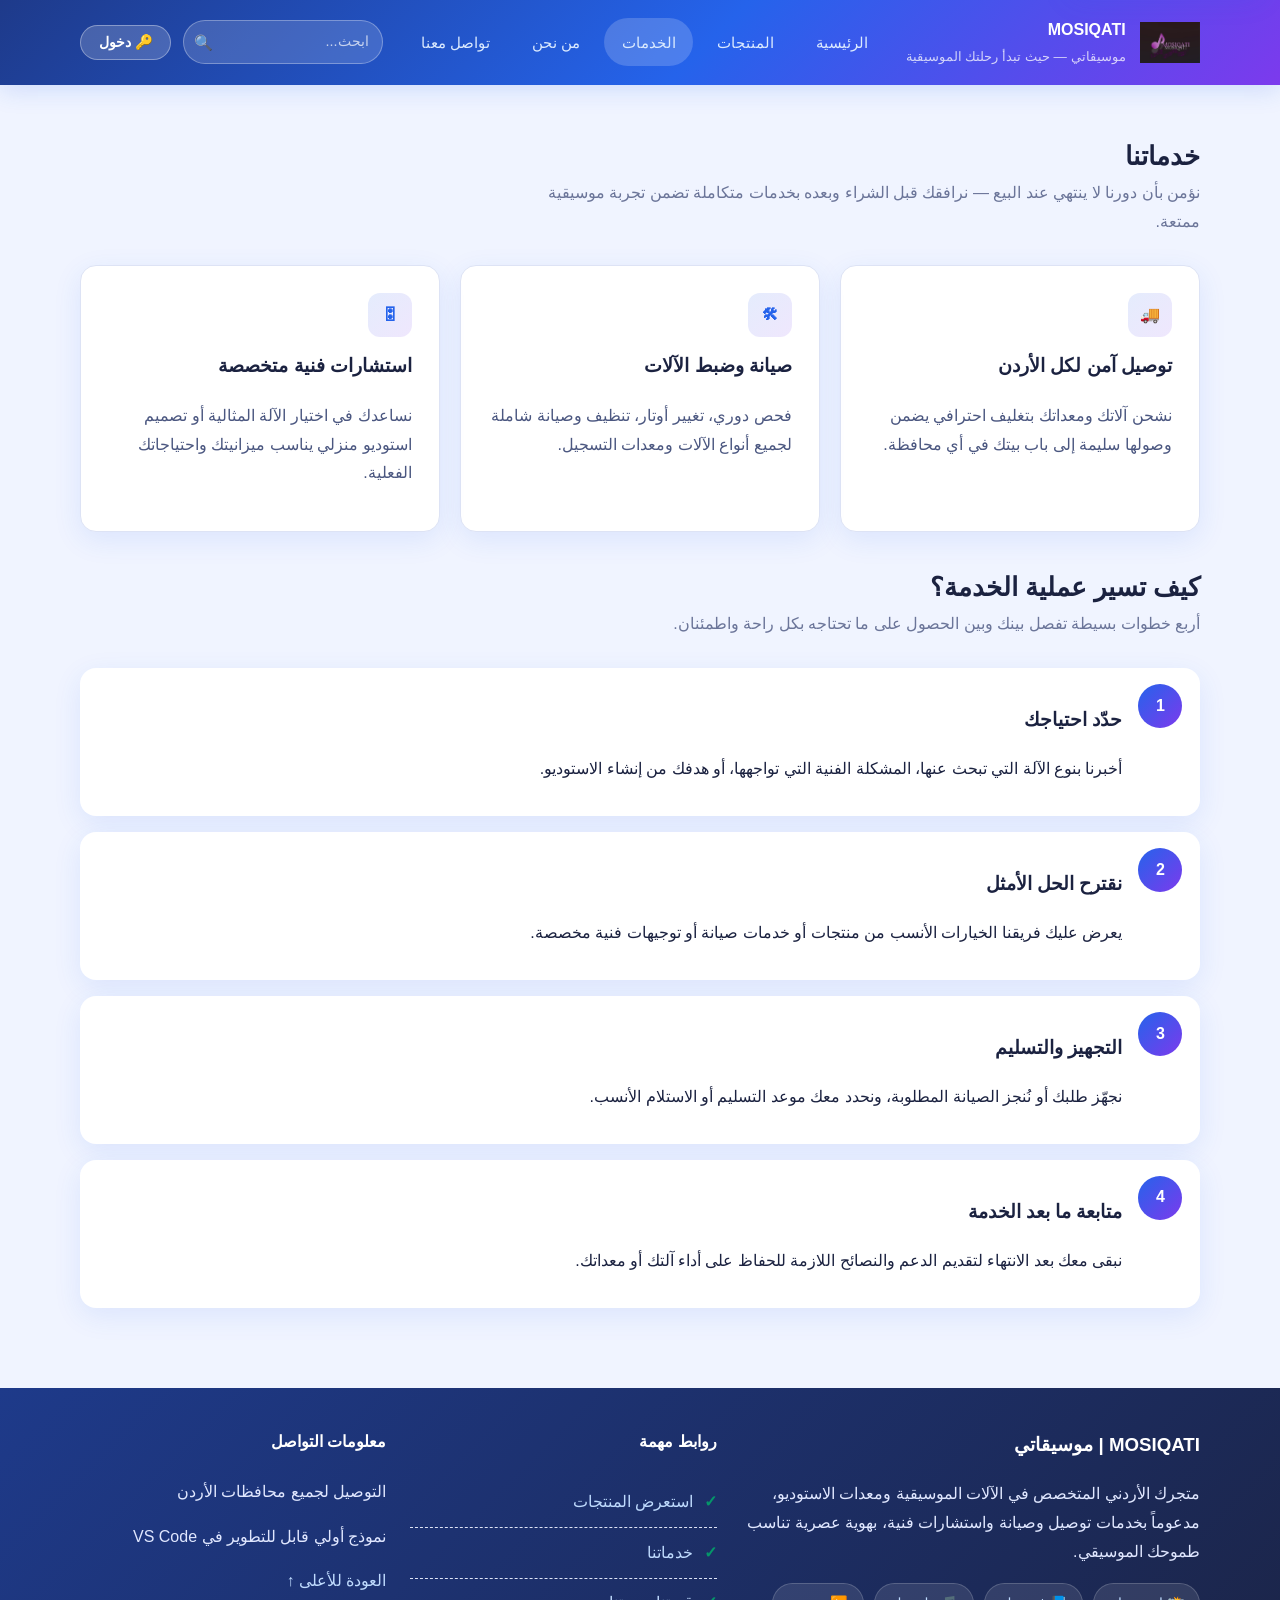
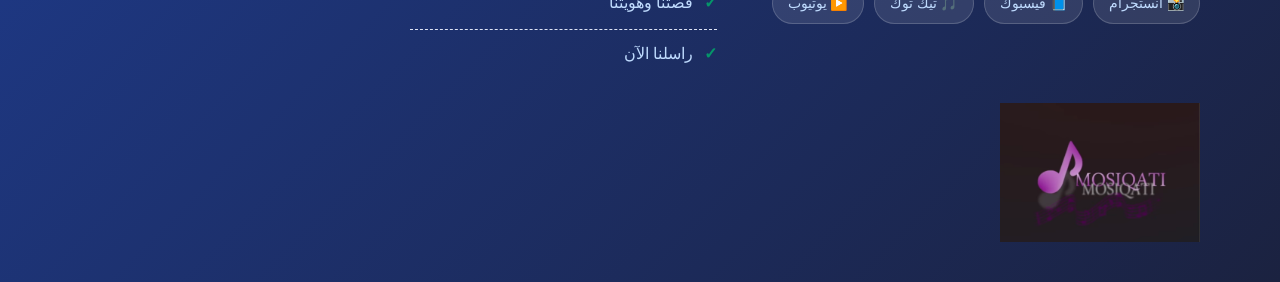
<file: services.html>
<!DOCTYPE html>
<html lang="ar" dir="rtl">
<head>
  <meta charset="UTF-8">
  <meta name="viewport" content="width=device-width, initial-scale=1.0">
  <title>الخدمات | موسيقاتي MOSIQATI</title>
  <meta name="description" content="خدمات موسيقاتي — توصيل، صيانة، استشارات فنية لجميع محافظات الأردن.">
  <link rel="stylesheet" href="styles.css">
  <link rel="icon" href="../Image/Screenshot 2026-02-21 2.33.18 PM - Copy.png">
</head>
<body>
  <a href="#main-content" class="skip-link">الانتقال للمحتوى الرئيسي</a>

  <!-- ══ مودال تسجيل الدخول ══ -->
  <div id="login-modal" class="modal-overlay" role="dialog" aria-modal="true" aria-label="تسجيل الدخول">
    <div class="modal-box">
      <button class="modal-close" onclick="closeLogin()" aria-label="إغلاق">✕</button>
      <h2>🔐 تسجيل الدخول</h2>
      <form id="login-form" autocomplete="on" novalidate>
        <label for="login-user">اسم المستخدم أو البريد الإلكتروني</label>
        <input id="login-user" type="text" placeholder="أدخل اسم المستخدم" autocomplete="username" required>
        <label for="login-pass">كلمة المرور</label>
        <input id="login-pass" type="password" placeholder="أدخل كلمة المرور" autocomplete="current-password" required>
        <div id="login-error" class="error-msg">يرجى إدخال اسم المستخدم وكلمة المرور.</div>
        <button class="btn btn-primary" type="submit" style="width:100%">دخول</button>
      </form>
    </div>
  </div>

  <header class="topbar">
    <div class="container navbar">
      <a class="brand" href="index.html" aria-label="العودة للصفحة الرئيسية">
        <img src="../Image/Screenshot 2026-02-21 2.33.18 PM.png" alt="هنا كانت صوره الشعار الخاص بالموقع" width=" 60" >
        <span>
          MOSIQATI
          <small>موسيقاتي — حيث تبدأ رحلتك الموسيقية</small>
        </span>
      </a>

      <nav aria-label="القائمة الرئيسية">
        <ul class="nav-links">
          <li><a class="" href="index.html">الرئيسية</a></li>
          <li><a class="" href="products.html">المنتجات</a></li>
          <li><a class="active" href="services.html">الخدمات</a></li>
          <li><a class="" href="about.html">من نحن</a></li>
          <li><a class="" href="contact.html">تواصل معنا</a></li>
        </ul>
      </nav>

      <div class="navbar-actions" style="display:flex;align-items:center;gap:.75rem;flex-shrink:0">
        <div class="search-wrap">
          <span class="search-icon" aria-hidden="true">🔍</span>
          <input id="global-search" type="search" placeholder="ابحث..." autocomplete="off" aria-label="بحث في الموقع">
          <div id="search-results" role="listbox" aria-label="نتائج البحث"></div>
        </div>
        <button class="btn-login" onclick="openLogin()" aria-label="تسجيل الدخول">🔑 دخول</button>
      </div>
    </div>
  </header>

  <main id="main-content">

    <section class="container">
      <div class="section-head" id="top">
        <div>
          <h2>خدماتنا</h2>
          <p>
            نؤمن بأن دورنا لا ينتهي عند البيع — نرافقك قبل الشراء وبعده بخدمات متكاملة تضمن تجربة موسيقية ممتعة.
          </p>
        </div>
      </div>

      <div class="grid grid-3">
        <article class="card">
          <div class="icon-dot">🚚</div>
          <h3>توصيل آمن لكل الأردن</h3>
          <p>نشحن آلاتك ومعداتك بتغليف احترافي يضمن وصولها سليمة إلى باب بيتك في أي محافظة.</p>
        </article>

        <article class="card">
          <div class="icon-dot">🛠</div>
          <h3>صيانة وضبط الآلات</h3>
          <p>فحص دوري، تغيير أوتار، تنظيف وصيانة شاملة لجميع أنواع الآلات ومعدات التسجيل.</p>
        </article>

        <article class="card">
          <div class="icon-dot">🎛</div>
          <h3>استشارات فنية متخصصة</h3>
          <p>نساعدك في اختيار الآلة المثالية أو تصميم استوديو منزلي يناسب ميزانيتك واحتياجاتك الفعلية.</p>
        </article>
      </div>

      <div class="section-head" style="margin-top:2rem">
        <div>
          <h2>كيف تسير عملية الخدمة؟</h2>
          <p>أربع خطوات بسيطة تفصل بينك وبين الحصول على ما تحتاجه بكل راحة واطمئنان.</p>
        </div>
      </div>

      <div class="timeline">
        <article class="step">
          <div class="step-number">1</div>
          <div>
            <h3>حدّد احتياجك</h3>
            <p>أخبرنا بنوع الآلة التي تبحث عنها، المشكلة الفنية التي تواجهها، أو هدفك من إنشاء الاستوديو.</p>
          </div>
        </article>

        <article class="step">
          <div class="step-number">2</div>
          <div>
            <h3>نقترح الحل الأمثل</h3>
            <p>يعرض عليك فريقنا الخيارات الأنسب من منتجات أو خدمات صيانة أو توجيهات فنية مخصصة.</p>
          </div>
        </article>

        <article class="step">
          <div class="step-number">3</div>
          <div>
            <h3>التجهيز والتسليم</h3>
            <p>نجهّز طلبك أو نُنجز الصيانة المطلوبة، ونحدد معك موعد التسليم أو الاستلام الأنسب.</p>
          </div>
        </article>

        <article class="step">
          <div class="step-number">4</div>
          <div>
            <h3>متابعة ما بعد الخدمة</h3>
            <p>نبقى معك بعد الانتهاء لتقديم الدعم والنصائح اللازمة للحفاظ على أداء آلتك أو معداتك.</p>
          </div>
        </article>
      </div>

    </section>

  </main>

  <footer class="footer">
    <div class="container footer-grid">
      <section>
        <h3>MOSIQATI | موسيقاتي</h3>
        <p>
          متجرك الأردني المتخصص في الآلات الموسيقية ومعدات الاستوديو،
          مدعوماً بخدمات توصيل وصيانة واستشارات فنية، بهوية عصرية تناسب طموحك الموسيقي.
        </p>
        <div class="social-links">
          <a class="social-link" href="https://www.instagram.com" target="_blank" rel="noopener" aria-label="انستجرام موسيقاتي">📸 انستجرام</a>
          <a class="social-link" href="https://www.facebook.com" target="_blank" rel="noopener" aria-label="فيسبوك موسيقاتي">📘 فيسبوك</a>
          <a class="social-link" href="https://www.tiktok.com" target="_blank" rel="noopener" aria-label="تيك توك موسيقاتي">🎵 تيك توك</a>
          <a class="social-link" href="https://www.youtube.com" target="_blank" rel="noopener" aria-label="يوتيوب موسيقاتي">▶️ يوتيوب</a>
        </div>
      </section>

      <section>
        <h4>روابط مهمة</h4>
        <ul class="list-check">
          <li><a href="products.html">استعرض المنتجات</a></li>
          <li><a href="services.html">خدماتنا</a></li>
          <li><a href="about.html">قصتنا وهويتنا</a></li>
          <li><a href="contact.html">راسلنا الآن</a></li>
        </ul>
      </section>

      <section>
        <h4>معلومات التواصل</h4>
        <p>التوصيل لجميع محافظات الأردن</p>
        <p>نموذج أولي قابل للتطوير في VS Code</p>
        <p><a href="#top">العودة للأعلى ↑</a></p>
      </section>
      <img src="../Image/Screenshot 2026-02-21 2.33.18 PM.png" alt="شعار متجر موسيقاتي للآلات الموسيقية" width="200" loading="lazy">
    </div>
  </footer>

  <script src="enhancements.js"></script>
</body>
</html>
</file>
<file: styles.css>
/* ===================================================
   styles-light.css — تنسيق بديل: فاتح وعصري
   =================================================== */

:root {
  --bg:        #f0f4ff;
  --bg-soft:   #e6ecfa;
  --card:      #ffffff;
  --text:      #1b2240;
  --muted:     #6b7599;
  --primary:   #2563eb;
  --secondary: #7c3aed;
  --accent:    #f59e0b;
  --line:      #dde3f5;
  --success:   #059669;
  --shadow:    0 8px 28px rgba(37, 99, 235, 0.10);
  --radius:    16px;
  --container: min(1120px, calc(100% - 2rem));
}

*, *::before, *::after { box-sizing: border-box }
html { scroll-behavior: smooth }

body {
  margin: 0;
  font-family: "Inter", "Segoe UI", Arial, sans-serif;
  background: var(--bg);
  color: var(--text);
  line-height: 1.8;
}

img, svg, iframe { max-width: 100%; display: block }
a { color: inherit; text-decoration: none }
ul { padding-right: 1.2rem }
.container { width: var(--container); margin-inline: auto }

/* ── Skip link ── */
.skip-link {
  position: absolute; right: 1rem; top: -60px;
  background: #fff; color: #000;
  padding: .75rem 1rem; border-radius: 10px;
  z-index: 9999; box-shadow: var(--shadow);
}
.skip-link:focus { top: 1rem }

/* ── Topbar / Navbar ── */
.topbar {
  background: linear-gradient(135deg, #1e3a8a 0%, #2563eb 55%, #7c3aed 100%);
  color: #fff;
  box-shadow: 0 4px 24px rgba(37, 99, 235, 0.18);
}

.navbar {
  display: flex; align-items: center;
  justify-content: space-between; gap: 1rem;
  padding: 1rem 0; flex-wrap: wrap;
}

.brand { display: flex; align-items: center; gap: .9rem; font-weight: 800 }

.brand-mark {
  width: 50px; height: 50px; border-radius: 14px;
  background: #fff;
  display: grid; place-items: center;
  color: var(--primary); font-size: 1.3rem;
  box-shadow: 0 6px 20px rgba(0,0,0,.12);
}

.brand small { display: block; opacity: .75; font-weight: 500 }

.nav-links {
  list-style: none; display: flex; gap: .4rem;
  margin: 0; padding: 0; flex-wrap: wrap;
}
.nav-links a {
  display: inline-block; padding: .65rem 1.1rem;
  border-radius: 999px; color: #dbeafe; font-size: .95rem;
  transition: background .2s;
}
.nav-links a:hover,
.nav-links a.active {
  background: rgba(255,255,255,.18);
}

/* ── Hero ── */
.hero {
  display: grid; grid-template-columns: 1.15fr .85fr;
  gap: 2.5rem; align-items: center; padding: 2.5rem 0 4.5rem;
}

.eyebrow {
  color: #fbbf24; font-weight: 700;
  letter-spacing: .5px; margin: 0 0 .6rem;
}

.hero h1 {
  margin: .2rem 0 1rem;
  line-height: 1.2;
  font-size: clamp(2rem, 4vw, 3.4rem);
}

.hero p { color: #bfdbfe; margin: 0 0 1rem }

.hero-actions { display: flex; gap: .75rem; flex-wrap: wrap; margin-top: 1.25rem }

.btn {
  display: inline-flex; align-items: center; justify-content: center;
  border: none; border-radius: 12px;
  padding: .9rem 1.4rem; font-weight: 700; cursor: pointer;
  transition: transform .15s, box-shadow .15s;
}
.btn:hover { transform: translateY(-2px); box-shadow: 0 8px 24px rgba(0,0,0,.14) }

.btn-primary {
  background: linear-gradient(135deg, #f59e0b, #fbbf24);
  color: #1b2240;
}
.btn-secondary {
  background: rgba(255,255,255,.15);
  color: #fff; border: 1px solid rgba(255,255,255,.22);
}

.hero-stats {
  display: grid; grid-template-columns: repeat(3,1fr);
  gap: 1rem; margin-top: 1.5rem;
}

.stat {
  background: #fff; color: var(--text);
  border-radius: 16px; padding: 1rem;
  box-shadow: var(--shadow);
  border-top: 3px solid var(--primary);
}
.stat strong { display: block; font-size: 1.4rem; color: var(--primary) }

.hero-visual { position: relative }

.visual-panel {
  background: #fff; border-radius: 24px;
  padding: 1.25rem; box-shadow: var(--shadow);
}

.wave {
  width: 100%; height: 220px; border-radius: 18px;
  background: linear-gradient(135deg, rgba(37,99,235,.1), rgba(124,58,237,.1));
  overflow: hidden; position: relative;
}
.wave svg { position: absolute; inset: 0; width: 100%; height: 100% }

.badge-row { display: flex; gap: .65rem; flex-wrap: wrap; margin-top: 1rem }

.badge {
  background: #eff6ff; color: #1e40af;
  padding: .55rem .85rem; border-radius: 999px; font-size: .9rem;
}

/* ── Main content ── */
main { padding: 2.5rem 0 4rem }

.section-head {
  display: flex; justify-content: space-between;
  align-items: end; gap: 1rem;
  margin-bottom: 1.4rem; flex-wrap: wrap;
}
.section-head h2 { margin: 0; font-size: clamp(1.6rem, 2vw, 2.2rem) }
.section-head p  { margin: 0; color: var(--muted); max-width: 680px }

.grid   { display: grid; gap: 1.25rem }
.grid-3 { grid-template-columns: repeat(3,1fr) }
.grid-2 { grid-template-columns: repeat(2,1fr) }

.card {
  background: var(--card); border-radius: var(--radius);
  padding: 1.4rem; box-shadow: var(--shadow);
  border: 1px solid var(--line);
  transition: transform .2s, box-shadow .2s;
}
.card:hover { transform: translateY(-4px); box-shadow: 0 16px 40px rgba(37,99,235,.12) }
.card h3 { margin-top: 0 }
.card p  { color: var(--muted) }

.icon-dot {
  width: 44px; height: 44px; border-radius: 12px;
  display: grid; place-items: center;
  background: linear-gradient(135deg, rgba(37,99,235,.12), rgba(124,58,237,.12));
  color: var(--primary); font-weight: 800; margin-bottom: .75rem;
}

.highlight {
  background: linear-gradient(135deg, #fff, #fffbeb);
  border: 1px solid #fde68a;
}

/* ── Table ── */
.table-wrap { overflow: auto; background: #fff; border-radius: 18px; box-shadow: var(--shadow) }
table { width: 100%; border-collapse: collapse; min-width: 720px; background: #fff }
th, td { padding: 1rem; text-align: right; border-bottom: 1px solid var(--line); vertical-align: top }
th { background: #eff6ff; color: #1e3a8a; font-weight: 700 }
tr:hover td { background: #f5f8ff }

/* ── Notice ── */
.notice {
  background: #fffbeb; color: #78350f;
  padding: 1rem 1.1rem; border-radius: 14px;
  border: 1px solid #fcd34d; margin: 1rem 0 0;
}

/* ── Checklist ── */
.list-check { list-style: none; padding: 0; margin: 0 }
.list-check li { padding: .65rem 0; border-bottom: 1px dashed #dde3f5 }
.list-check li:last-child { border-bottom: none }
.list-check li::before { content: "✓"; color: var(--success); font-weight: 800; margin-left: .65rem }

/* ── Timeline ── */
.timeline { display: grid; gap: 1rem }
.step {
  display: grid; grid-template-columns: auto 1fr;
  gap: 1rem; align-items: start;
  background: #fff; border-radius: 16px;
  padding: 1rem 1.1rem; box-shadow: var(--shadow);
}
.step-number {
  width: 44px; height: 44px; border-radius: 50%;
  background: linear-gradient(135deg, var(--primary), var(--secondary));
  color: #fff; display: grid; place-items: center; font-weight: 800;
}

/* ── Form ── */
.form-grid { display: grid; grid-template-columns: repeat(2,1fr); gap: 1rem }
label { display: block; margin-bottom: .4rem; font-weight: 700; color: var(--text) }
input, select, textarea {
  width: 100%; padding: .85rem 1rem;
  border: 1.5px solid #dde3f5; border-radius: 12px;
  font: inherit; background: #f8faff;
  transition: border-color .2s, box-shadow .2s;
}
input:focus, select:focus, textarea:focus {
  outline: none; border-color: var(--primary);
  box-shadow: 0 0 0 3px rgba(37,99,235,.12);
}
textarea { min-height: 160px; resize: vertical }
.full { grid-column: 1/-1 }

/* ── Map ── */
.map-frame { border: 0; width: 100%; min-height: 360px; border-radius: 18px; box-shadow: var(--shadow) }

/* ── Footer ── */
.footer {
  background: linear-gradient(135deg, #1e3a8a, #1b2240);
  color: #e0e7ff; padding: 2.5rem 0;
}
.footer-grid { display: grid; grid-template-columns: 1.2fr .8fr .8fr; gap: 1.5rem }
.footer h3, .footer h4 { margin-top: 0; color: #fff }
.footer a { color: #bfdbfe; transition: color .15s }
.footer a:hover { color: #fff }

/* ── Misc ── */
.small { font-size: .93rem; color: var(--muted) }

.pill {
  display: inline-block; padding: .3rem .75rem;
  border-radius: 999px; background: #eff6ff;
  color: #1d4ed8; font-size: .87rem;
}

.cta-banner {
  background: linear-gradient(135deg, #1e3a8a, #2563eb);
  color: #fff; border-radius: 24px;
  padding: 2rem 1.5rem; box-shadow: var(--shadow);
}

.anchor-links { display: flex; gap: .75rem; flex-wrap: wrap; margin-top: 1rem }
.anchor-links a {
  background: #fff; padding: .6rem .9rem;
  border-radius: 999px; border: 1px solid var(--line);
  transition: background .15s;
}
.anchor-links a:hover { background: #eff6ff }

details {
  background: #fff; border-radius: 16px;
  padding: 1rem 1.1rem; box-shadow: var(--shadow);
  border: 1px solid var(--line);
}
summary { cursor: pointer; font-weight: 700 }

/* ── Responsive ── */
@media (max-width: 900px) {
  .hero, .grid-3, .grid-2, .footer-grid, .form-grid { grid-template-columns: 1fr }
  .hero-stats { grid-template-columns: 1fr }
  .navbar { justify-content: center }
}

/* =====================================================
   تحسينات إضافية — enhancements
   ===================================================== */

/* ── تأثيرات انتقال محسّنة على الكروت والأزرار ── */
.card {
  transition: transform .25s ease, box-shadow .25s ease;
}
.btn {
  transition: transform .18s ease, box-shadow .18s ease, background .18s ease, filter .18s ease;
}
.btn:hover {
  transform: translateY(-3px);
  box-shadow: 0 10px 28px rgba(37,99,235,.22);
  filter: brightness(1.07);
}
.btn-primary:hover { background: linear-gradient(135deg,#d97706,#f59e0b); }
.nav-links a { transition: background .2s ease, color .2s ease; }
.footer a { transition: color .2s ease; }
.anchor-links a { transition: background .2s ease, border-color .2s ease; }

/* ── شريط البحث ── */
.search-wrap {
  position: relative;
  display: flex;
  align-items: center;
}
#global-search {
  width: 200px;
  padding: .5rem .85rem .5rem 2rem;
  border-radius: 999px;
  border: 1.5px solid rgba(255,255,255,.3);
  background: rgba(255,255,255,.15);
  color: #fff;
  font: inherit;
  font-size: .9rem;
  transition: width .3s ease, background .2s;
}
#global-search::placeholder { color: rgba(255,255,255,.7); }
#global-search:focus {
  outline: none;
  width: 260px;
  background: rgba(255,255,255,.22);
  border-color: rgba(255,255,255,.6);
}
.search-icon {
  position: absolute;
  left: .7rem;
  color: rgba(255,255,255,.75);
  pointer-events: none;
  font-size: .95rem;
}
#search-results {
  position: absolute;
  top: calc(100% + 6px);
  right: 0;
  width: 280px;
  background: #fff;
  border-radius: 14px;
  box-shadow: 0 12px 36px rgba(37,99,235,.15);
  z-index: 9999;
  display: none;
  overflow: hidden;
}
.sr-item {
  display: flex;
  justify-content: space-between;
  align-items: center;
  padding: .75rem 1rem;
  color: var(--text);
  font-size: .93rem;
  border-bottom: 1px solid #eef0f8;
  transition: background .15s;
}
.sr-item:hover { background: #eff6ff; }
.sr-item:last-child { border-bottom: none; }
.sr-page {
  font-size: .8rem;
  color: var(--primary);
  background: #eff6ff;
  padding: .2rem .55rem;
  border-radius: 999px;
}

/* ── زر تسجيل الدخول ── */
.btn-login {
  background: rgba(255,255,255,.18);
  color: #fff;
  border: 1.5px solid rgba(255,255,255,.35);
  border-radius: 999px;
  padding: .5rem 1.1rem;
  font-size: .9rem;
  font-weight: 700;
  cursor: pointer;
  transition: background .2s, border-color .2s;
  white-space: nowrap;
}
.btn-login:hover { background: rgba(255,255,255,.28); border-color: rgba(255,255,255,.6); }

/* ── مودال تسجيل الدخول ── */
.modal-overlay {
  display: none;
  position: fixed;
  inset: 0;
  background: rgba(15,23,50,.65);
  z-index: 10000;
  align-items: center;
  justify-content: center;
  backdrop-filter: blur(4px);
}
.modal-overlay.active { display: flex; }
.modal-box {
  background: #fff;
  border-radius: 24px;
  padding: 2rem 2.2rem;
  width: min(420px, calc(100% - 2rem));
  box-shadow: 0 20px 60px rgba(37,99,235,.18);
  position: relative;
  animation: slideUp .25s ease;
}
@keyframes slideUp { from { opacity:0; transform:translateY(24px) } to { opacity:1; transform:translateY(0) } }
.modal-close {
  position: absolute;
  top: 1rem;
  left: 1rem;
  background: none;
  border: none;
  font-size: 1.4rem;
  cursor: pointer;
  color: var(--muted);
  line-height: 1;
  transition: color .15s;
}
.modal-close:hover { color: var(--text); }
.modal-box h2 { margin: 0 0 1.25rem; font-size: 1.5rem; }
.modal-box label { display: block; margin-bottom: .3rem; font-weight: 700; color: var(--text); }
.modal-box input { margin-bottom: .85rem; }
.error-msg {
  color: #dc2626;
  background: #fef2f2;
  border: 1px solid #fecaca;
  border-radius: 10px;
  padding: .6rem .9rem;
  font-size: .9rem;
  margin-bottom: .85rem;
  display: none;
}

/* ── رسالة النجاح (Toast) ── */
.toast-msg {
  position: fixed;
  bottom: 2rem;
  left: 50%;
  transform: translateX(-50%) translateY(20px);
  background: #059669;
  color: #fff;
  padding: .9rem 1.6rem;
  border-radius: 14px;
  font-size: 1rem;
  z-index: 11000;
  opacity: 0;
  transition: opacity .35s ease, transform .35s ease;
  box-shadow: 0 8px 28px rgba(5,150,105,.3);
  white-space: nowrap;
}
.toast-msg.show { opacity: 1; transform: translateX(-50%) translateY(0); }

/* ── رسالة نجاح النموذج ── */
#success-msg {
  display: none;
  flex-direction: column;
  align-items: center;
  justify-content: center;
  text-align: center;
  padding: 2.5rem 1.5rem;
  gap: 1rem;
  color: var(--success);
}
#success-msg .success-icon { font-size: 3rem; }
#success-msg h3 { margin: 0; font-size: 1.4rem; color: var(--text); }
#success-msg p  { margin: 0; color: var(--muted); }

/* ── روابط التواصل الاجتماعي ── */
.social-links {
  display: flex;
  gap: .65rem;
  flex-wrap: wrap;
  margin-top: 1rem;
}
.social-link {
  display: inline-flex;
  align-items: center;
  gap: .45rem;
  background: rgba(255,255,255,.1);
  color: #dbeafe;
  border: 1px solid rgba(255,255,255,.18);
  border-radius: 999px;
  padding: .45rem .9rem;
  font-size: .88rem;
  transition: background .2s, color .2s;
}
.social-link:hover { background: rgba(255,255,255,.22); color: #fff; }

/* ── تحقق فوري من الحقول ── */
.input-error {
  border-color: #ef4444 !important;
  box-shadow: 0 0 0 3px rgba(239,68,68,.12) !important;
}
.field-hint {
  display: block;
  color: #dc2626;
  font-size: .82rem;
  margin-top: .25rem;
}

/* ── تحسين التباين ── */
.hero p { color: #dbeafe; }
.muted, .card p { color: #4b5780; }
.notice { color: #5c3b00; }

/* ── أجهزة لوحية — عناصر لمس أكبر ── */
@media (min-width: 600px) and (max-width: 1024px) {
  .nav-links a { padding: .8rem 1.2rem; font-size: 1rem; }
  .btn { padding: 1rem 1.6rem; font-size: 1rem; }
  #global-search { width: 160px; }
}

/* ── تحسين Navbar على الموبايل ── */
@media (max-width: 600px) {
  .search-wrap { display: none; }
  .btn-login { padding: .45rem .85rem; font-size: .85rem; }
  .navbar-actions { gap: .5rem; }
}

/* ── مساحات بيضاء أكثر ── */
.card { padding: 1.7rem; }
.section-head { margin-bottom: 1.8rem; }
main { padding: 3rem 0 5rem; }
</file>
<file: Pages/styles.css>
/* ===================================================
   styles-light.css — تنسيق بديل: فاتح وعصري
   =================================================== */

:root {
  --bg:        #f0f4ff;
  --bg-soft:   #e6ecfa;
  --card:      #ffffff;
  --text:      #1b2240;
  --muted:     #6b7599;
  --primary:   #2563eb;
  --secondary: #7c3aed;
  --accent:    #f59e0b;
  --line:      #dde3f5;
  --success:   #059669;
  --shadow:    0 8px 28px rgba(37, 99, 235, 0.10);
  --radius:    16px;
  --container: min(1120px, calc(100% - 2rem));
}

*, *::before, *::after { box-sizing: border-box }
html { scroll-behavior: smooth }

body {
  margin: 0;
  font-family: "Inter", "Segoe UI", Arial, sans-serif;
  background: var(--bg);
  color: var(--text);
  line-height: 1.8;
}

img, svg, iframe { max-width: 100%; display: block }
a { color: inherit; text-decoration: none }
ul { padding-right: 1.2rem }
.container { width: var(--container); margin-inline: auto }

/* ── Skip link ── */
.skip-link {
  position: absolute; right: 1rem; top: -60px;
  background: #fff; color: #000;
  padding: .75rem 1rem; border-radius: 10px;
  z-index: 9999; box-shadow: var(--shadow);
}
.skip-link:focus { top: 1rem }

/* ── Topbar / Navbar ── */
.topbar {
  background: linear-gradient(135deg, #1e3a8a 0%, #2563eb 55%, #7c3aed 100%);
  color: #fff;
  box-shadow: 0 4px 24px rgba(37, 99, 235, 0.18);
}

.navbar {
  display: flex; align-items: center;
  justify-content: space-between; gap: 1rem;
  padding: 1rem 0; flex-wrap: wrap;
}

.brand { display: flex; align-items: center; gap: .9rem; font-weight: 800 }

.brand-mark {
  width: 50px; height: 50px; border-radius: 14px;
  background: #fff;
  display: grid; place-items: center;
  color: var(--primary); font-size: 1.3rem;
  box-shadow: 0 6px 20px rgba(0,0,0,.12);
}

.brand small { display: block; opacity: .75; font-weight: 500 }

.nav-links {
  list-style: none; display: flex; gap: .4rem;
  margin: 0; padding: 0; flex-wrap: wrap;
}
.nav-links a {
  display: inline-block; padding: .65rem 1.1rem;
  border-radius: 999px; color: #dbeafe; font-size: .95rem;
  transition: background .2s;
}
.nav-links a:hover,
.nav-links a.active {
  background: rgba(255,255,255,.18);
}

/* ── Hero ── */
.hero {
  display: grid; grid-template-columns: 1.15fr .85fr;
  gap: 2.5rem; align-items: center; padding: 2.5rem 0 4.5rem;
}

.eyebrow {
  color: #fbbf24; font-weight: 700;
  letter-spacing: .5px; margin: 0 0 .6rem;
}

.hero h1 {
  margin: .2rem 0 1rem;
  line-height: 1.2;
  font-size: clamp(2rem, 4vw, 3.4rem);
}

.hero p { color: #bfdbfe; margin: 0 0 1rem }

.hero-actions { display: flex; gap: .75rem; flex-wrap: wrap; margin-top: 1.25rem }

.btn {
  display: inline-flex; align-items: center; justify-content: center;
  border: none; border-radius: 12px;
  padding: .9rem 1.4rem; font-weight: 700; cursor: pointer;
  transition: transform .15s, box-shadow .15s;
}
.btn:hover { transform: translateY(-2px); box-shadow: 0 8px 24px rgba(0,0,0,.14) }

.btn-primary {
  background: linear-gradient(135deg, #f59e0b, #fbbf24);
  color: #1b2240;
}
.btn-secondary {
  background: rgba(255,255,255,.15);
  color: #fff; border: 1px solid rgba(255,255,255,.22);
}

.hero-stats {
  display: grid; grid-template-columns: repeat(3,1fr);
  gap: 1rem; margin-top: 1.5rem;
}

.stat {
  background: #fff; color: var(--text);
  border-radius: 16px; padding: 1rem;
  box-shadow: var(--shadow);
  border-top: 3px solid var(--primary);
}
.stat strong { display: block; font-size: 1.4rem; color: var(--primary) }

.hero-visual { position: relative }

.visual-panel {
  background: #fff; border-radius: 24px;
  padding: 1.25rem; box-shadow: var(--shadow);
}

.wave {
  width: 100%; height: 220px; border-radius: 18px;
  background: linear-gradient(135deg, rgba(37,99,235,.1), rgba(124,58,237,.1));
  overflow: hidden; position: relative;
}
.wave svg { position: absolute; inset: 0; width: 100%; height: 100% }

.badge-row { display: flex; gap: .65rem; flex-wrap: wrap; margin-top: 1rem }

.badge {
  background: #eff6ff; color: #1e40af;
  padding: .55rem .85rem; border-radius: 999px; font-size: .9rem;
}

/* ── Main content ── */
main { padding: 2.5rem 0 4rem }

.section-head {
  display: flex; justify-content: space-between;
  align-items: end; gap: 1rem;
  margin-bottom: 1.4rem; flex-wrap: wrap;
}
.section-head h2 { margin: 0; font-size: clamp(1.6rem, 2vw, 2.2rem) }
.section-head p  { margin: 0; color: var(--muted); max-width: 680px }

.grid   { display: grid; gap: 1.25rem }
.grid-3 { grid-template-columns: repeat(3,1fr) }
.grid-2 { grid-template-columns: repeat(2,1fr) }

.card {
  background: var(--card); border-radius: var(--radius);
  padding: 1.4rem; box-shadow: var(--shadow);
  border: 1px solid var(--line);
  transition: transform .2s, box-shadow .2s;
}
.card:hover { transform: translateY(-4px); box-shadow: 0 16px 40px rgba(37,99,235,.12) }
.card h3 { margin-top: 0 }
.card p  { color: var(--muted) }

.icon-dot {
  width: 44px; height: 44px; border-radius: 12px;
  display: grid; place-items: center;
  background: linear-gradient(135deg, rgba(37,99,235,.12), rgba(124,58,237,.12));
  color: var(--primary); font-weight: 800; margin-bottom: .75rem;
}

.highlight {
  background: linear-gradient(135deg, #fff, #fffbeb);
  border: 1px solid #fde68a;
}

/* ── Table ── */
.table-wrap { overflow: auto; background: #fff; border-radius: 18px; box-shadow: var(--shadow) }
table { width: 100%; border-collapse: collapse; min-width: 720px; background: #fff }
th, td { padding: 1rem; text-align: right; border-bottom: 1px solid var(--line); vertical-align: top }
th { background: #eff6ff; color: #1e3a8a; font-weight: 700 }
tr:hover td { background: #f5f8ff }

/* ── Notice ── */
.notice {
  background: #fffbeb; color: #78350f;
  padding: 1rem 1.1rem; border-radius: 14px;
  border: 1px solid #fcd34d; margin: 1rem 0 0;
}

/* ── Checklist ── */
.list-check { list-style: none; padding: 0; margin: 0 }
.list-check li { padding: .65rem 0; border-bottom: 1px dashed #dde3f5 }
.list-check li:last-child { border-bottom: none }
.list-check li::before { content: "✓"; color: var(--success); font-weight: 800; margin-left: .65rem }

/* ── Timeline ── */
.timeline { display: grid; gap: 1rem }
.step {
  display: grid; grid-template-columns: auto 1fr;
  gap: 1rem; align-items: start;
  background: #fff; border-radius: 16px;
  padding: 1rem 1.1rem; box-shadow: var(--shadow);
}
.step-number {
  width: 44px; height: 44px; border-radius: 50%;
  background: linear-gradient(135deg, var(--primary), var(--secondary));
  color: #fff; display: grid; place-items: center; font-weight: 800;
}

/* ── Form ── */
.form-grid { display: grid; grid-template-columns: repeat(2,1fr); gap: 1rem }
label { display: block; margin-bottom: .4rem; font-weight: 700; color: var(--text) }
input, select, textarea {
  width: 100%; padding: .85rem 1rem;
  border: 1.5px solid #dde3f5; border-radius: 12px;
  font: inherit; background: #f8faff;
  transition: border-color .2s, box-shadow .2s;
}
input:focus, select:focus, textarea:focus {
  outline: none; border-color: var(--primary);
  box-shadow: 0 0 0 3px rgba(37,99,235,.12);
}
textarea { min-height: 160px; resize: vertical }
.full { grid-column: 1/-1 }

/* ── Map ── */
.map-frame { border: 0; width: 100%; min-height: 360px; border-radius: 18px; box-shadow: var(--shadow) }

/* ── Footer ── */
.footer {
  background: linear-gradient(135deg, #1e3a8a, #1b2240);
  color: #e0e7ff; padding: 2.5rem 0;
}
.footer-grid { display: grid; grid-template-columns: 1.2fr .8fr .8fr; gap: 1.5rem }
.footer h3, .footer h4 { margin-top: 0; color: #fff }
.footer a { color: #bfdbfe; transition: color .15s }
.footer a:hover { color: #fff }

/* ── Misc ── */
.small { font-size: .93rem; color: var(--muted) }

.pill {
  display: inline-block; padding: .3rem .75rem;
  border-radius: 999px; background: #eff6ff;
  color: #1d4ed8; font-size: .87rem;
}

.cta-banner {
  background: linear-gradient(135deg, #1e3a8a, #2563eb);
  color: #fff; border-radius: 24px;
  padding: 2rem 1.5rem; box-shadow: var(--shadow);
}

.anchor-links { display: flex; gap: .75rem; flex-wrap: wrap; margin-top: 1rem }
.anchor-links a {
  background: #fff; padding: .6rem .9rem;
  border-radius: 999px; border: 1px solid var(--line);
  transition: background .15s;
}
.anchor-links a:hover { background: #eff6ff }

details {
  background: #fff; border-radius: 16px;
  padding: 1rem 1.1rem; box-shadow: var(--shadow);
  border: 1px solid var(--line);
}
summary { cursor: pointer; font-weight: 700 }

/* ── Responsive ── */
@media (max-width: 900px) {
  .hero, .grid-3, .grid-2, .footer-grid, .form-grid { grid-template-columns: 1fr }
  .hero-stats { grid-template-columns: 1fr }
  .navbar { justify-content: center }
}

/* =====================================================
   تحسينات إضافية — enhancements
   ===================================================== */

/* ── تأثيرات انتقال محسّنة على الكروت والأزرار ── */
.card {
  transition: transform .25s ease, box-shadow .25s ease;
}
.btn {
  transition: transform .18s ease, box-shadow .18s ease, background .18s ease, filter .18s ease;
}
.btn:hover {
  transform: translateY(-3px);
  box-shadow: 0 10px 28px rgba(37,99,235,.22);
  filter: brightness(1.07);
}
.btn-primary:hover { background: linear-gradient(135deg,#d97706,#f59e0b); }
.nav-links a { transition: background .2s ease, color .2s ease; }
.footer a { transition: color .2s ease; }
.anchor-links a { transition: background .2s ease, border-color .2s ease; }

/* ── شريط البحث ── */
.search-wrap {
  position: relative;
  display: flex;
  align-items: center;
}
#global-search {
  width: 200px;
  padding: .5rem .85rem .5rem 2rem;
  border-radius: 999px;
  border: 1.5px solid rgba(255,255,255,.3);
  background: rgba(255,255,255,.15);
  color: #fff;
  font: inherit;
  font-size: .9rem;
  transition: width .3s ease, background .2s;
}
#global-search::placeholder { color: rgba(255,255,255,.7); }
#global-search:focus {
  outline: none;
  width: 260px;
  background: rgba(255,255,255,.22);
  border-color: rgba(255,255,255,.6);
}
.search-icon {
  position: absolute;
  left: .7rem;
  color: rgba(255,255,255,.75);
  pointer-events: none;
  font-size: .95rem;
}
#search-results {
  position: absolute;
  top: calc(100% + 6px);
  right: 0;
  width: 280px;
  background: #fff;
  border-radius: 14px;
  box-shadow: 0 12px 36px rgba(37,99,235,.15);
  z-index: 9999;
  display: none;
  overflow: hidden;
}
.sr-item {
  display: flex;
  justify-content: space-between;
  align-items: center;
  padding: .75rem 1rem;
  color: var(--text);
  font-size: .93rem;
  border-bottom: 1px solid #eef0f8;
  transition: background .15s;
}
.sr-item:hover { background: #eff6ff; }
.sr-item:last-child { border-bottom: none; }
.sr-page {
  font-size: .8rem;
  color: var(--primary);
  background: #eff6ff;
  padding: .2rem .55rem;
  border-radius: 999px;
}

/* ── زر تسجيل الدخول ── */
.btn-login {
  background: rgba(255,255,255,.18);
  color: #fff;
  border: 1.5px solid rgba(255,255,255,.35);
  border-radius: 999px;
  padding: .5rem 1.1rem;
  font-size: .9rem;
  font-weight: 700;
  cursor: pointer;
  transition: background .2s, border-color .2s;
  white-space: nowrap;
}
.btn-login:hover { background: rgba(255,255,255,.28); border-color: rgba(255,255,255,.6); }

/* ── مودال تسجيل الدخول ── */
.modal-overlay {
  display: none;
  position: fixed;
  inset: 0;
  background: rgba(15,23,50,.65);
  z-index: 10000;
  align-items: center;
  justify-content: center;
  backdrop-filter: blur(4px);
}
.modal-overlay.active { display: flex; }
.modal-box {
  background: #fff;
  border-radius: 24px;
  padding: 2rem 2.2rem;
  width: min(420px, calc(100% - 2rem));
  box-shadow: 0 20px 60px rgba(37,99,235,.18);
  position: relative;
  animation: slideUp .25s ease;
}
@keyframes slideUp { from { opacity:0; transform:translateY(24px) } to { opacity:1; transform:translateY(0) } }
.modal-close {
  position: absolute;
  top: 1rem;
  left: 1rem;
  background: none;
  border: none;
  font-size: 1.4rem;
  cursor: pointer;
  color: var(--muted);
  line-height: 1;
  transition: color .15s;
}
.modal-close:hover { color: var(--text); }
.modal-box h2 { margin: 0 0 1.25rem; font-size: 1.5rem; }
.modal-box label { display: block; margin-bottom: .3rem; font-weight: 700; color: var(--text); }
.modal-box input { margin-bottom: .85rem; }
.error-msg {
  color: #dc2626;
  background: #fef2f2;
  border: 1px solid #fecaca;
  border-radius: 10px;
  padding: .6rem .9rem;
  font-size: .9rem;
  margin-bottom: .85rem;
  display: none;
}

/* ── رسالة النجاح (Toast) ── */
.toast-msg {
  position: fixed;
  bottom: 2rem;
  left: 50%;
  transform: translateX(-50%) translateY(20px);
  background: #059669;
  color: #fff;
  padding: .9rem 1.6rem;
  border-radius: 14px;
  font-size: 1rem;
  z-index: 11000;
  opacity: 0;
  transition: opacity .35s ease, transform .35s ease;
  box-shadow: 0 8px 28px rgba(5,150,105,.3);
  white-space: nowrap;
}
.toast-msg.show { opacity: 1; transform: translateX(-50%) translateY(0); }

/* ── رسالة نجاح النموذج ── */
#success-msg {
  display: none;
  flex-direction: column;
  align-items: center;
  justify-content: center;
  text-align: center;
  padding: 2.5rem 1.5rem;
  gap: 1rem;
  color: var(--success);
}
#success-msg .success-icon { font-size: 3rem; }
#success-msg h3 { margin: 0; font-size: 1.4rem; color: var(--text); }
#success-msg p  { margin: 0; color: var(--muted); }

/* ── روابط التواصل الاجتماعي ── */
.social-links {
  display: flex;
  gap: .65rem;
  flex-wrap: wrap;
  margin-top: 1rem;
}
.social-link {
  display: inline-flex;
  align-items: center;
  gap: .45rem;
  background: rgba(255,255,255,.1);
  color: #dbeafe;
  border: 1px solid rgba(255,255,255,.18);
  border-radius: 999px;
  padding: .45rem .9rem;
  font-size: .88rem;
  transition: background .2s, color .2s;
}
.social-link:hover { background: rgba(255,255,255,.22); color: #fff; }

/* ── تحقق فوري من الحقول ── */
.input-error {
  border-color: #ef4444 !important;
  box-shadow: 0 0 0 3px rgba(239,68,68,.12) !important;
}
.field-hint {
  display: block;
  color: #dc2626;
  font-size: .82rem;
  margin-top: .25rem;
}

/* ── تحسين التباين ── */
.hero p { color: #dbeafe; }
.muted, .card p { color: #4b5780; }
.notice { color: #5c3b00; }

/* ── أجهزة لوحية — عناصر لمس أكبر ── */
@media (min-width: 600px) and (max-width: 1024px) {
  .nav-links a { padding: .8rem 1.2rem; font-size: 1rem; }
  .btn { padding: 1rem 1.6rem; font-size: 1rem; }
  #global-search { width: 160px; }
}

/* ── تحسين Navbar على الموبايل ── */
@media (max-width: 600px) {
  .search-wrap { display: none; }
  .btn-login { padding: .45rem .85rem; font-size: .85rem; }
  .navbar-actions { gap: .5rem; }
}

/* ── مساحات بيضاء أكثر ── */
.card { padding: 1.7rem; }
.section-head { margin-bottom: 1.8rem; }
main { padding: 3rem 0 5rem; }
</file>
